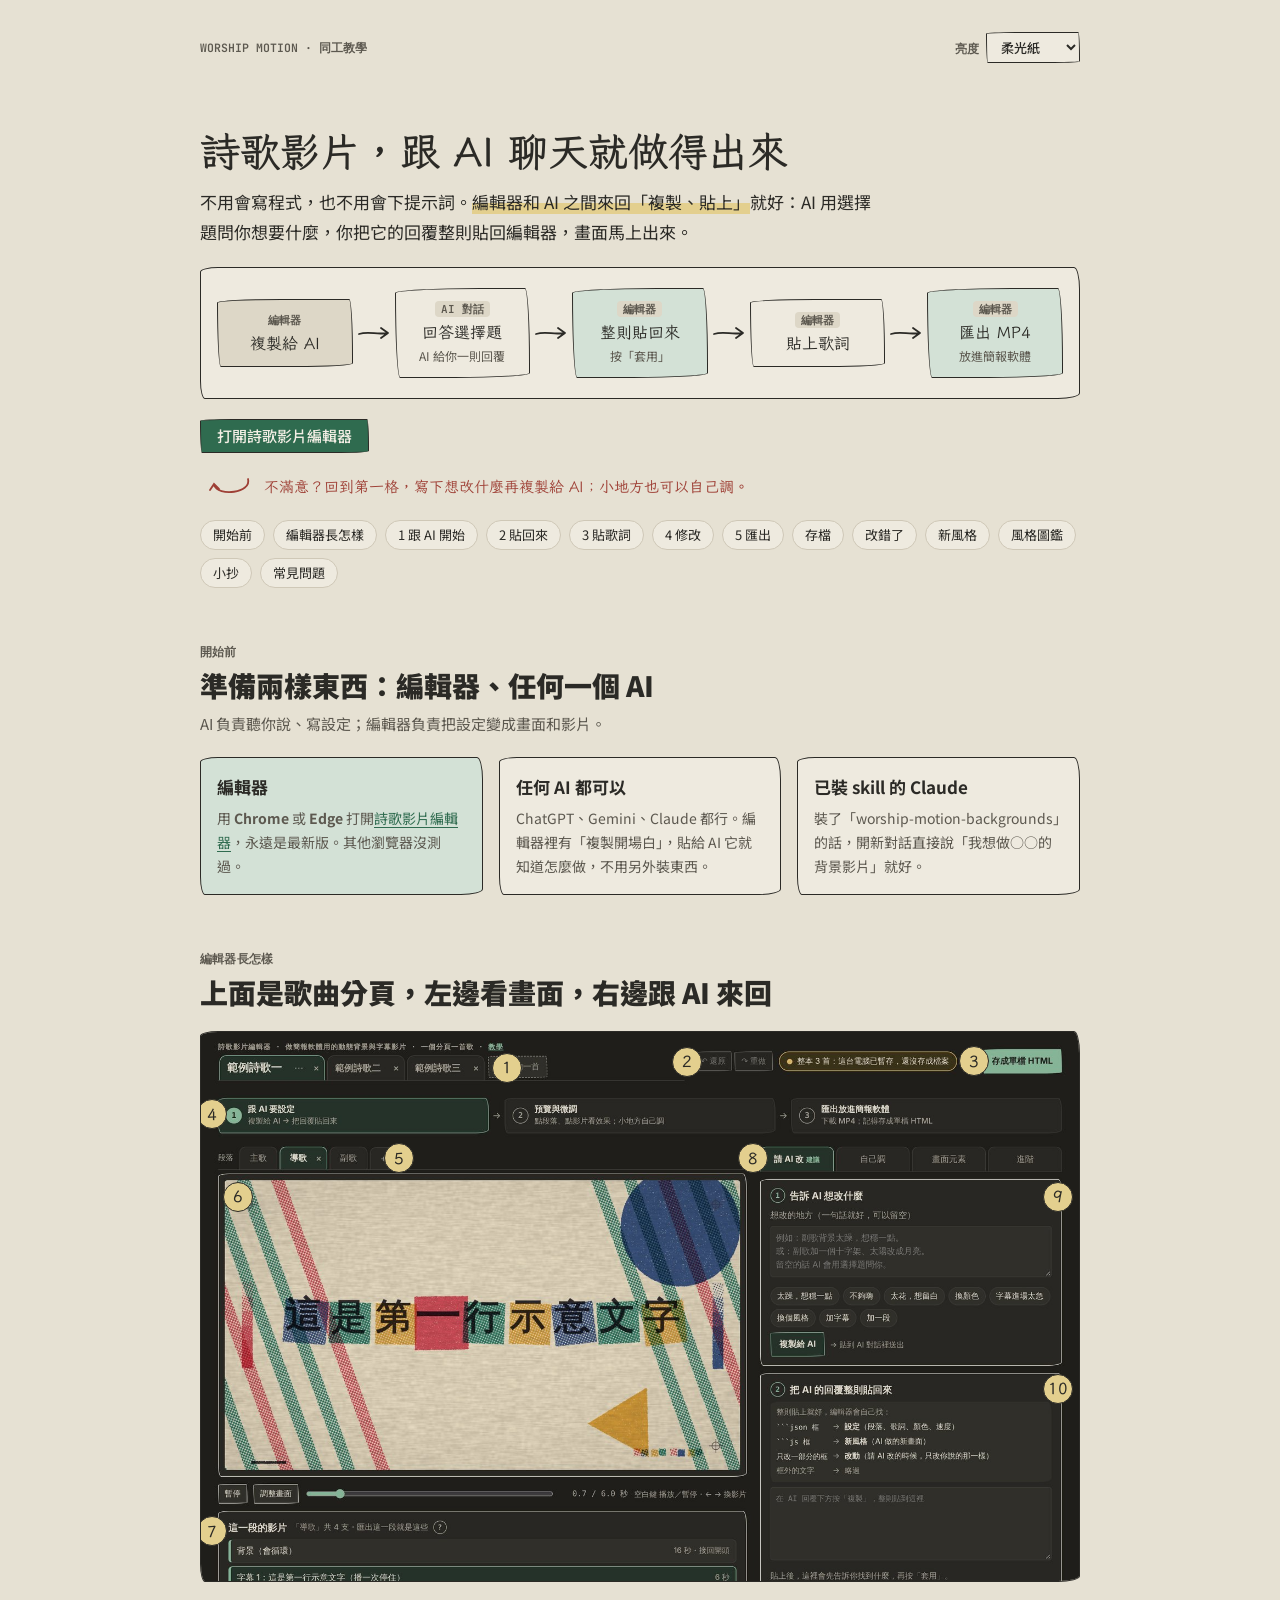
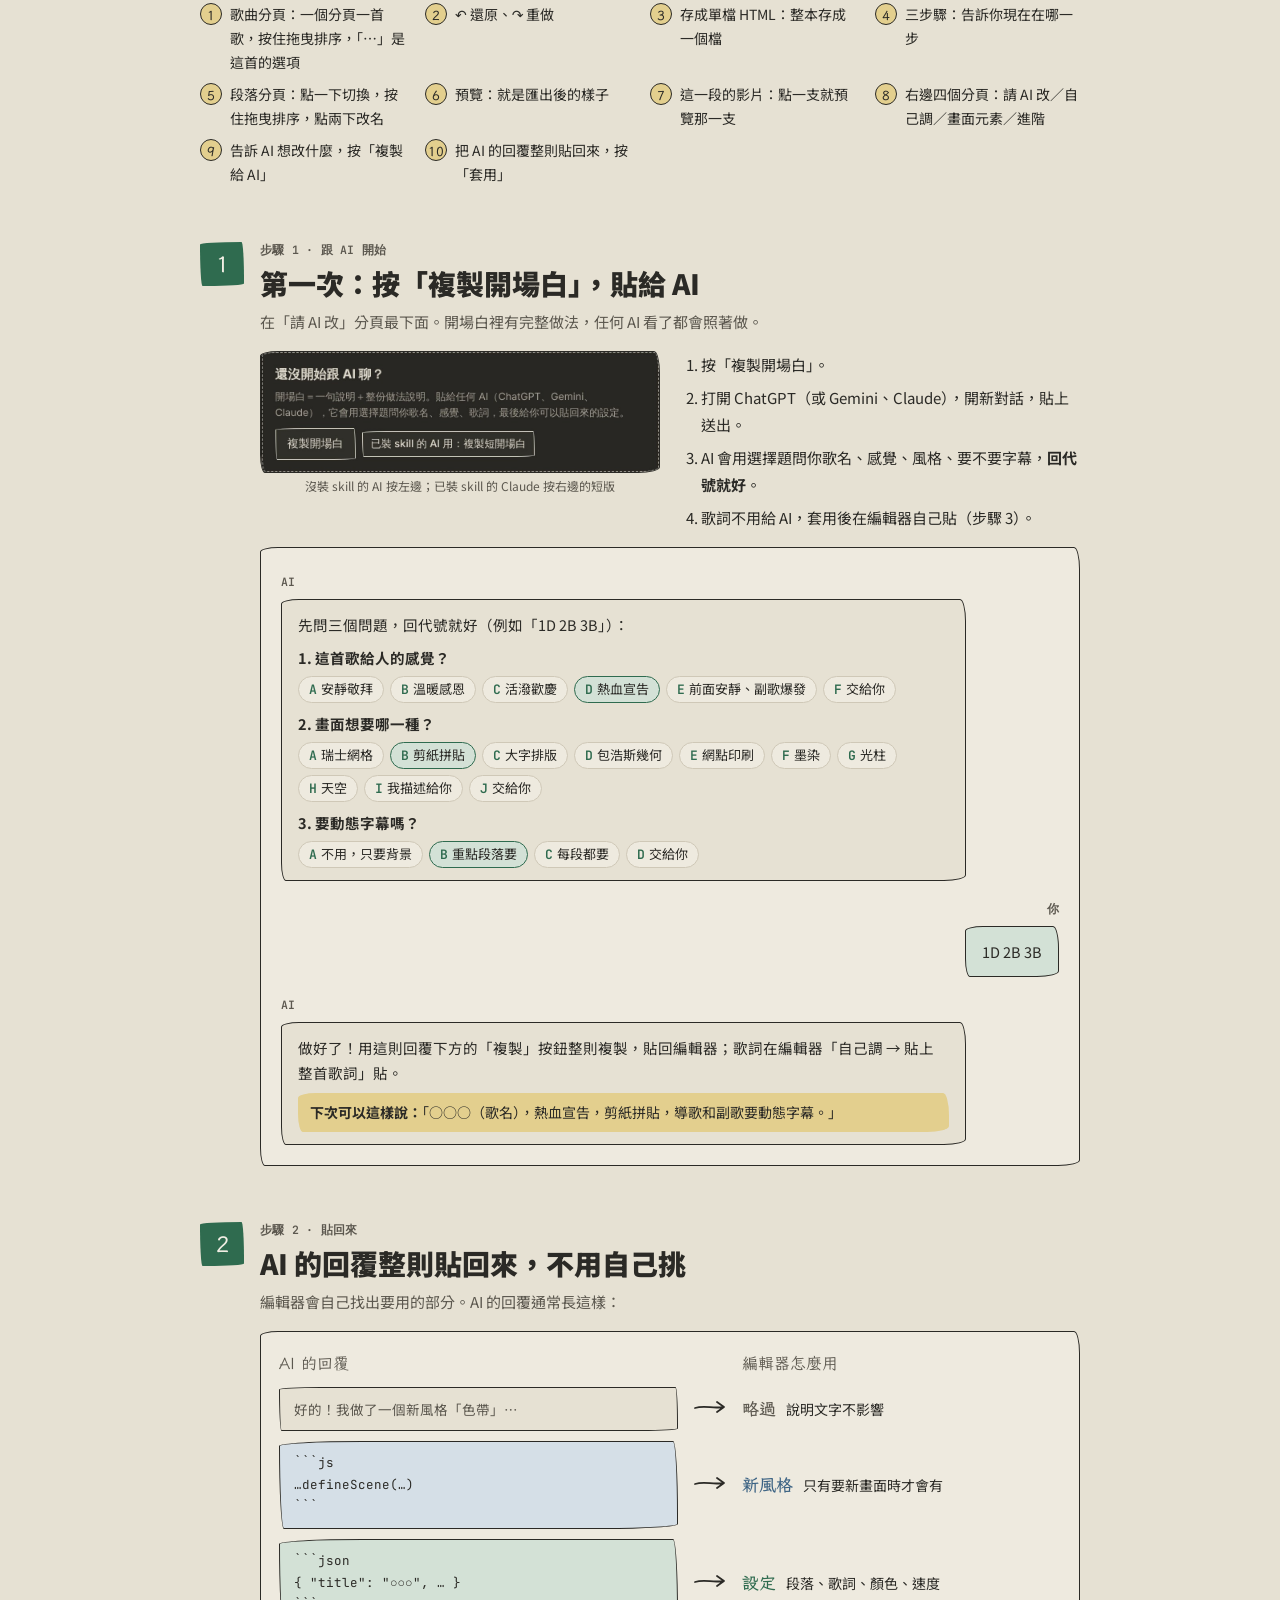
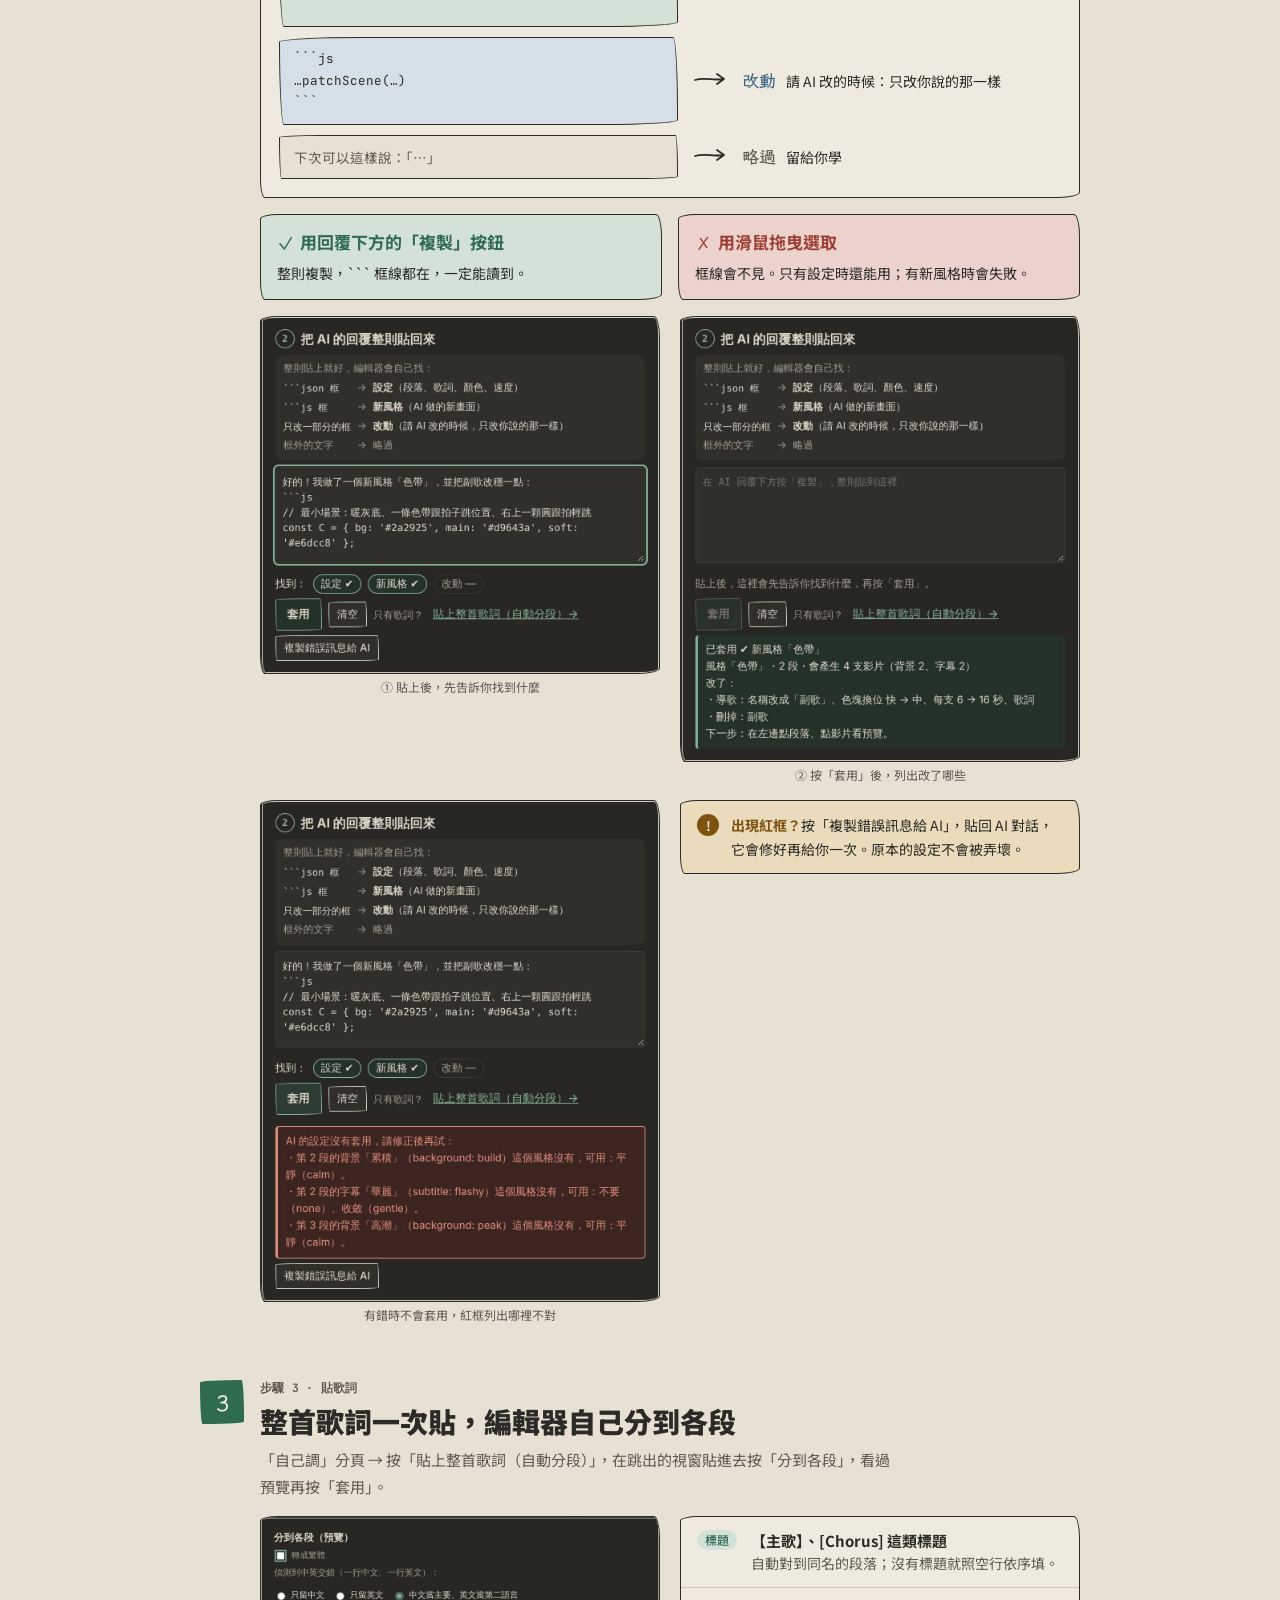
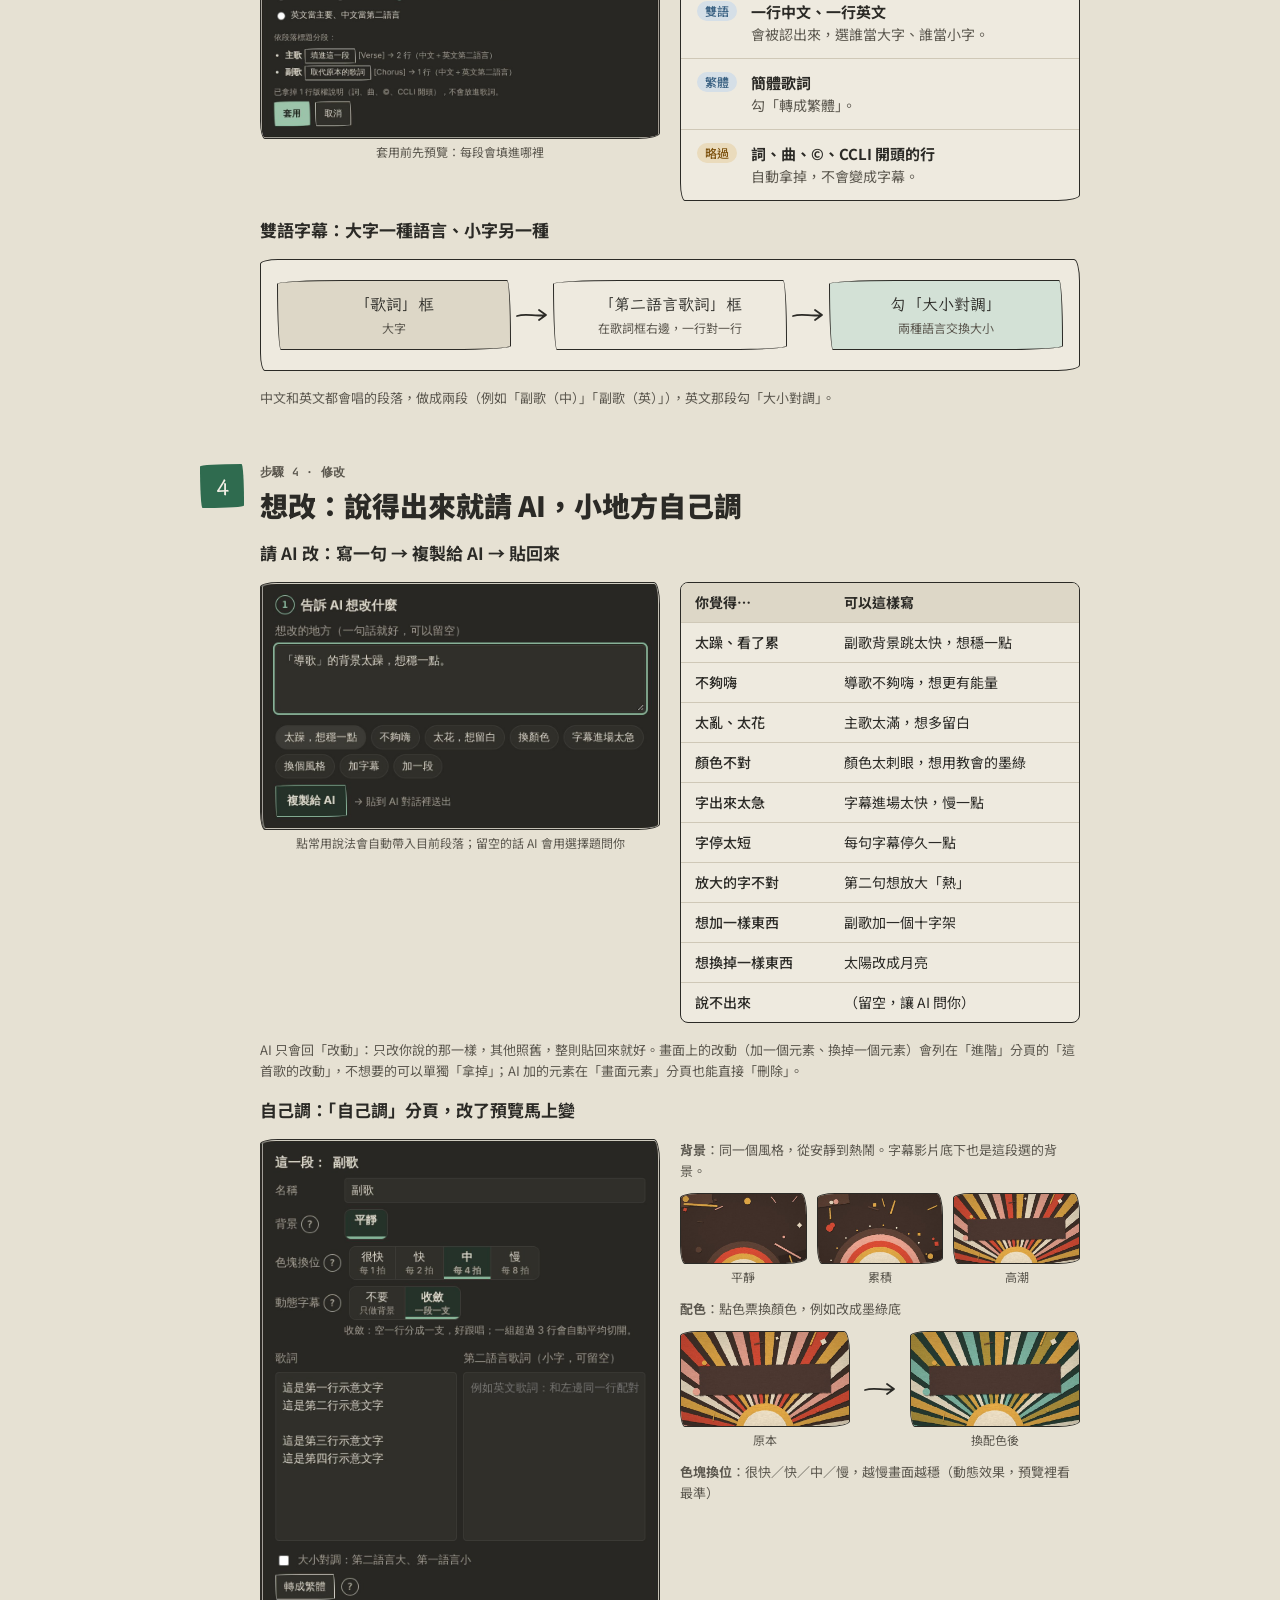
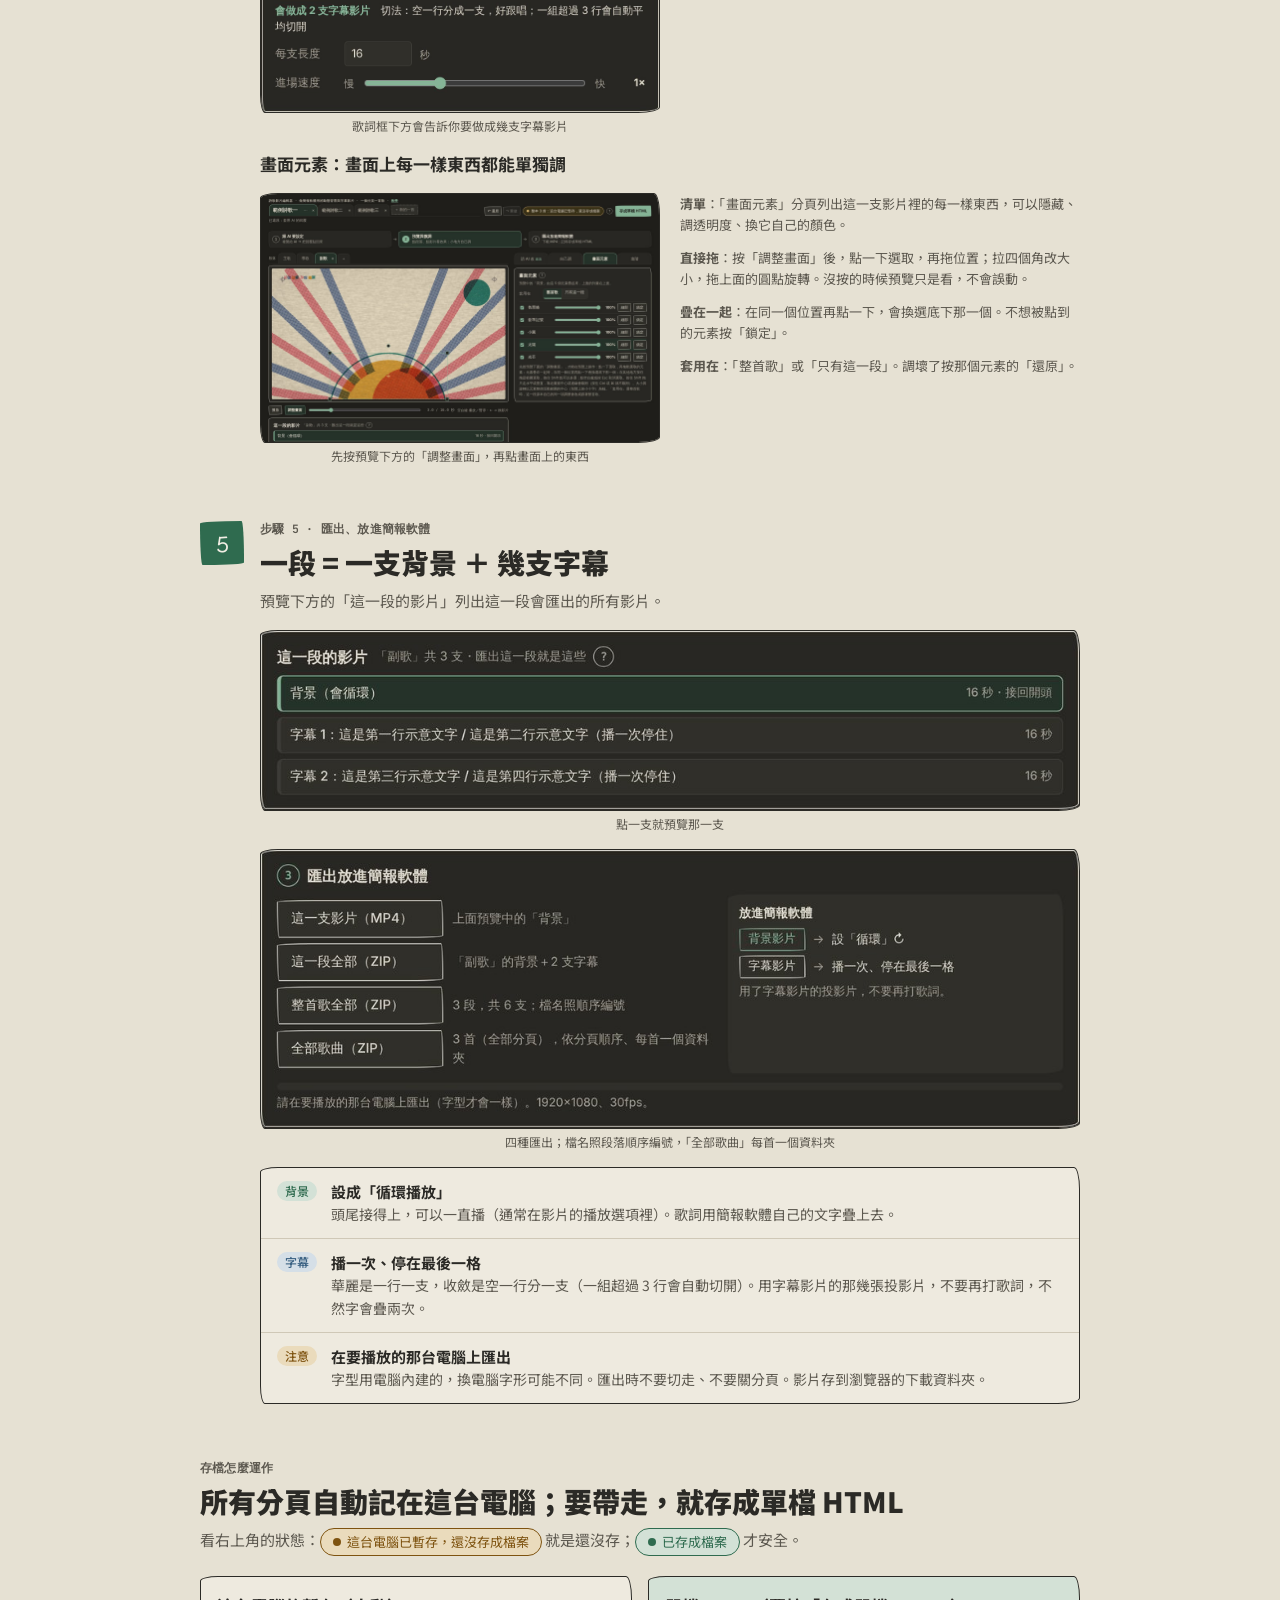
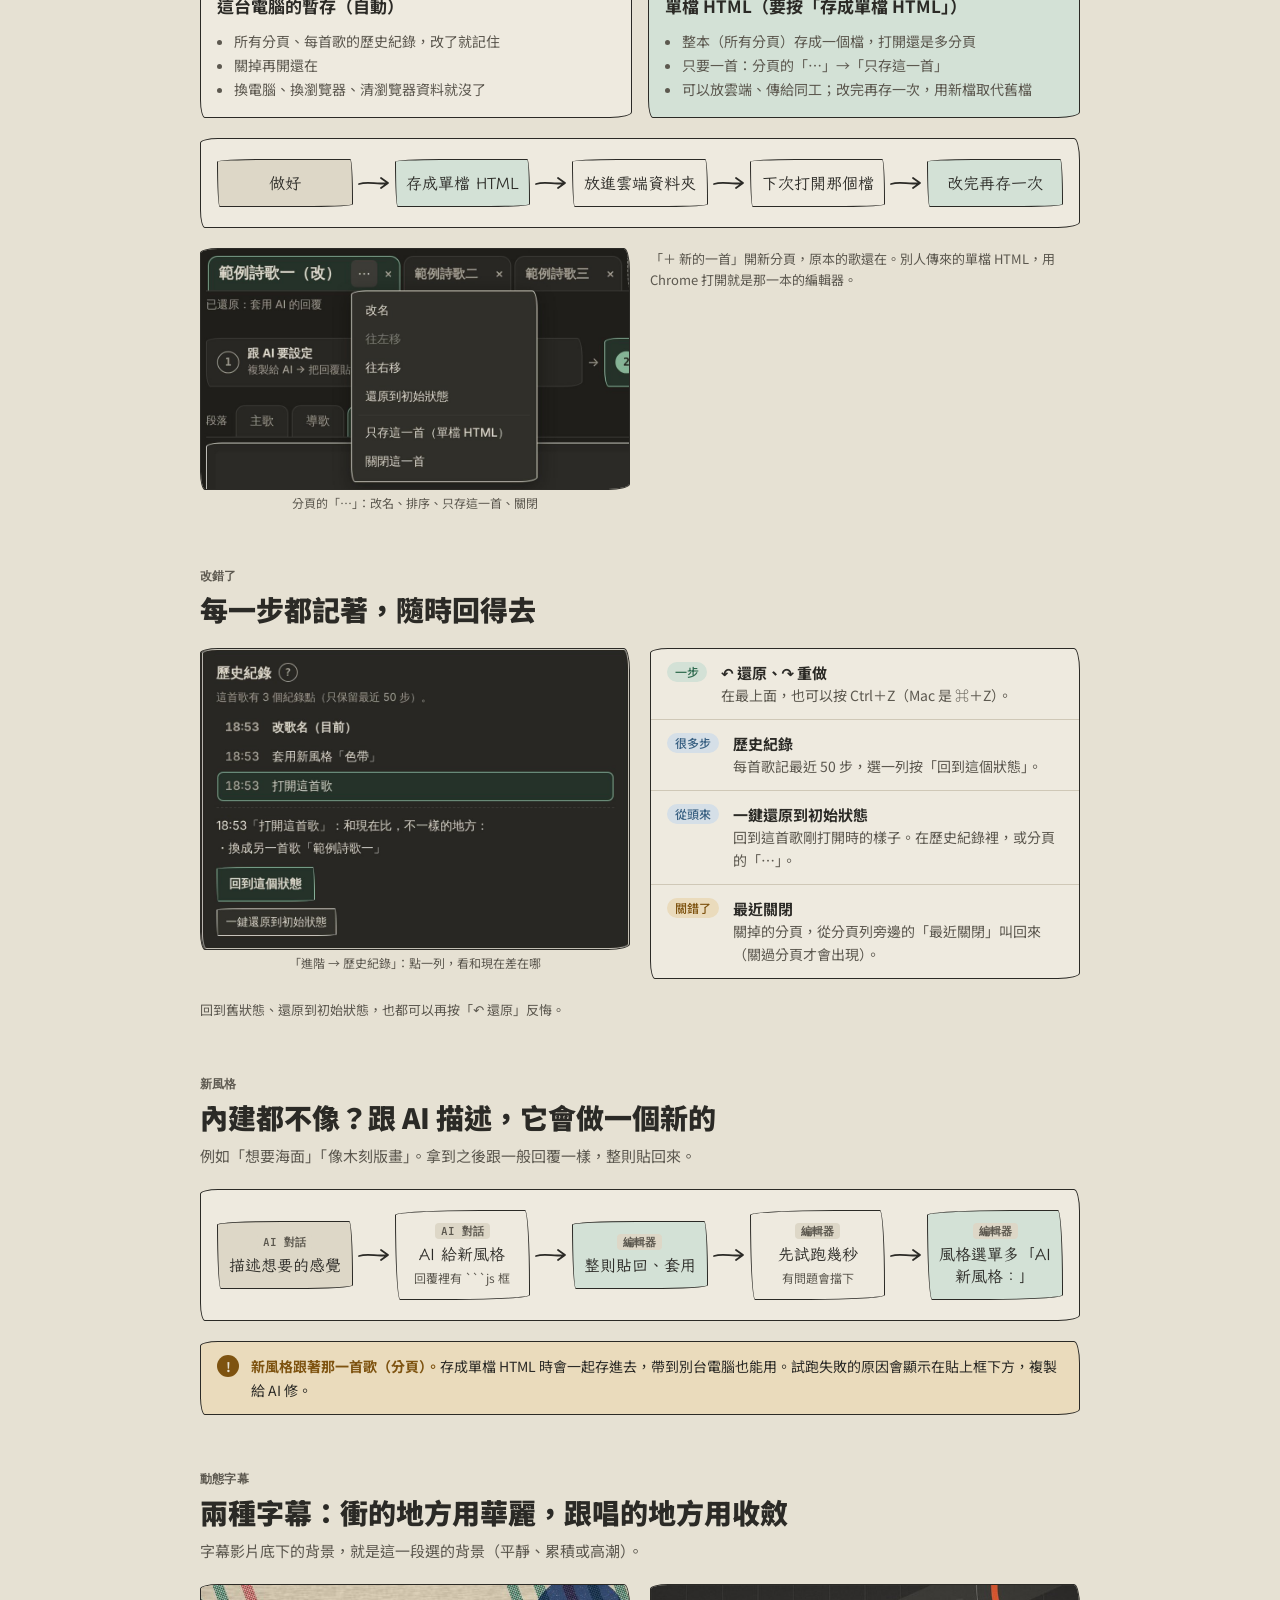
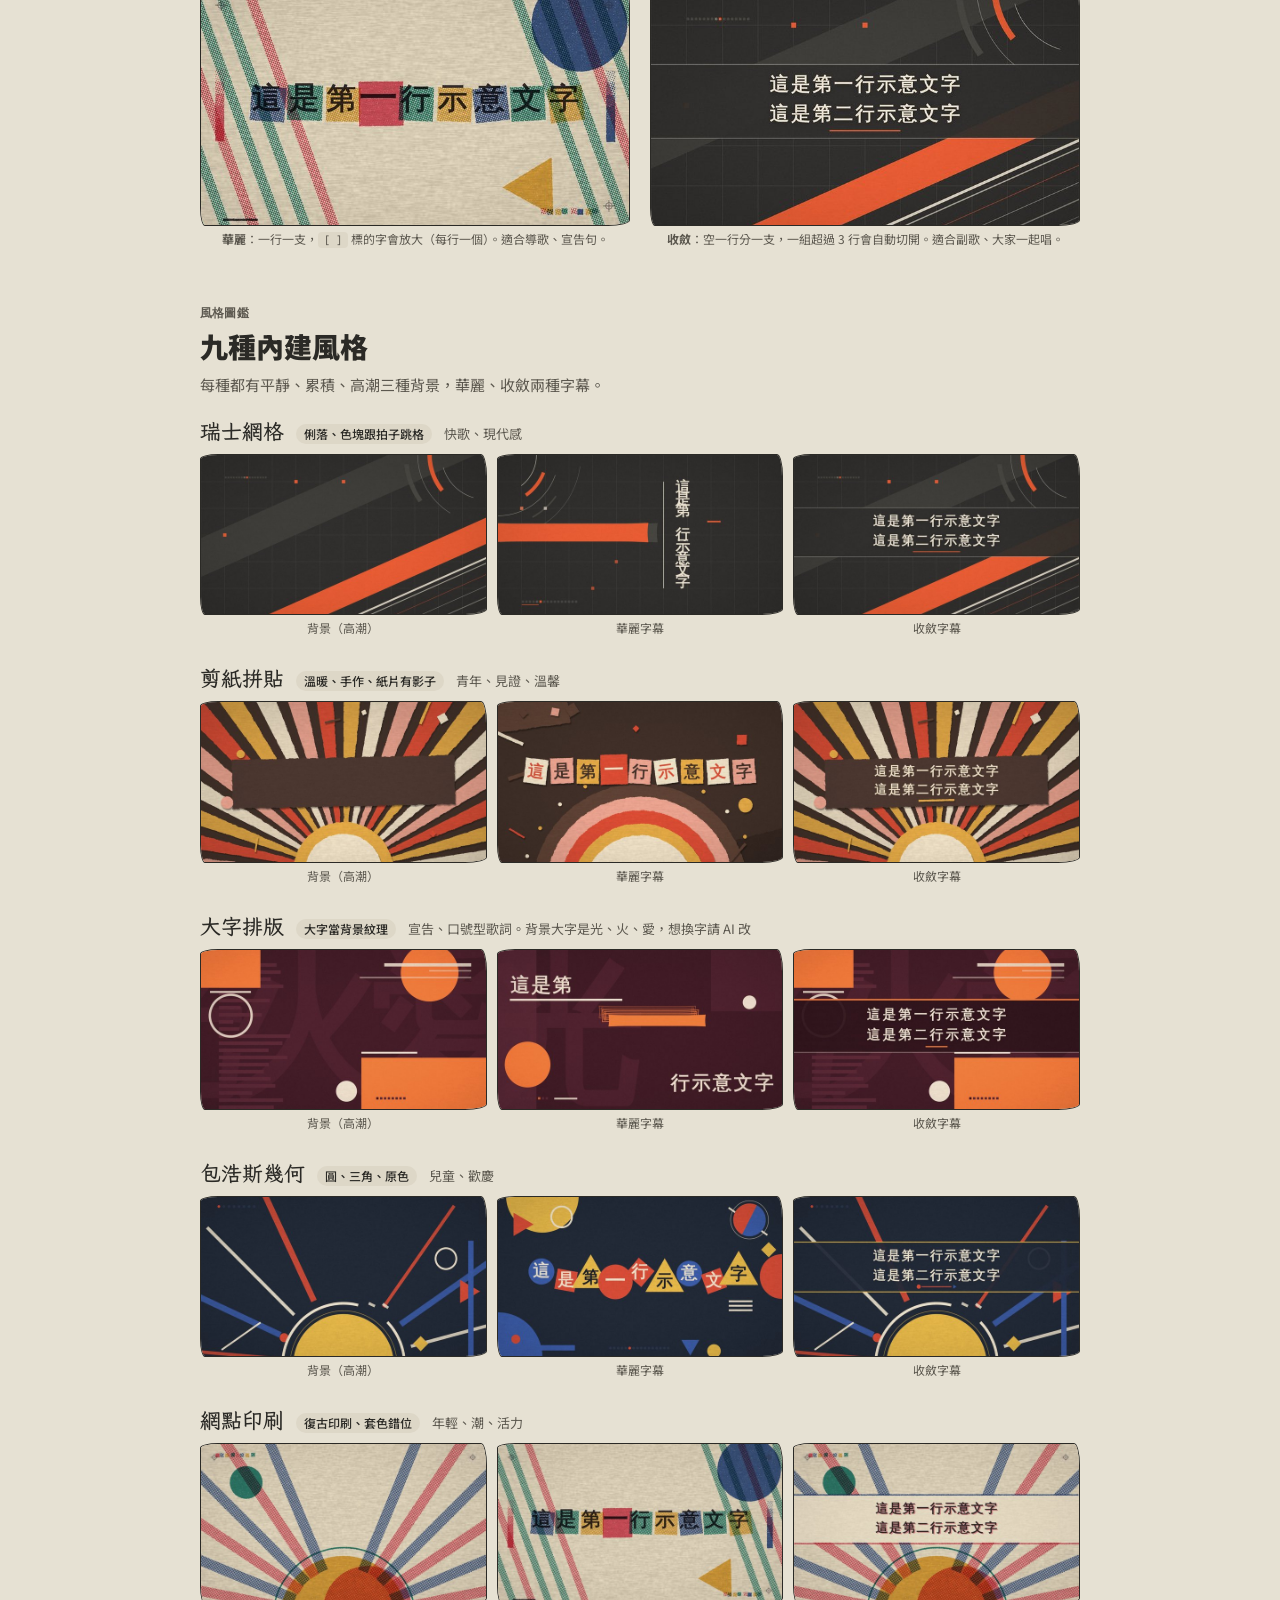
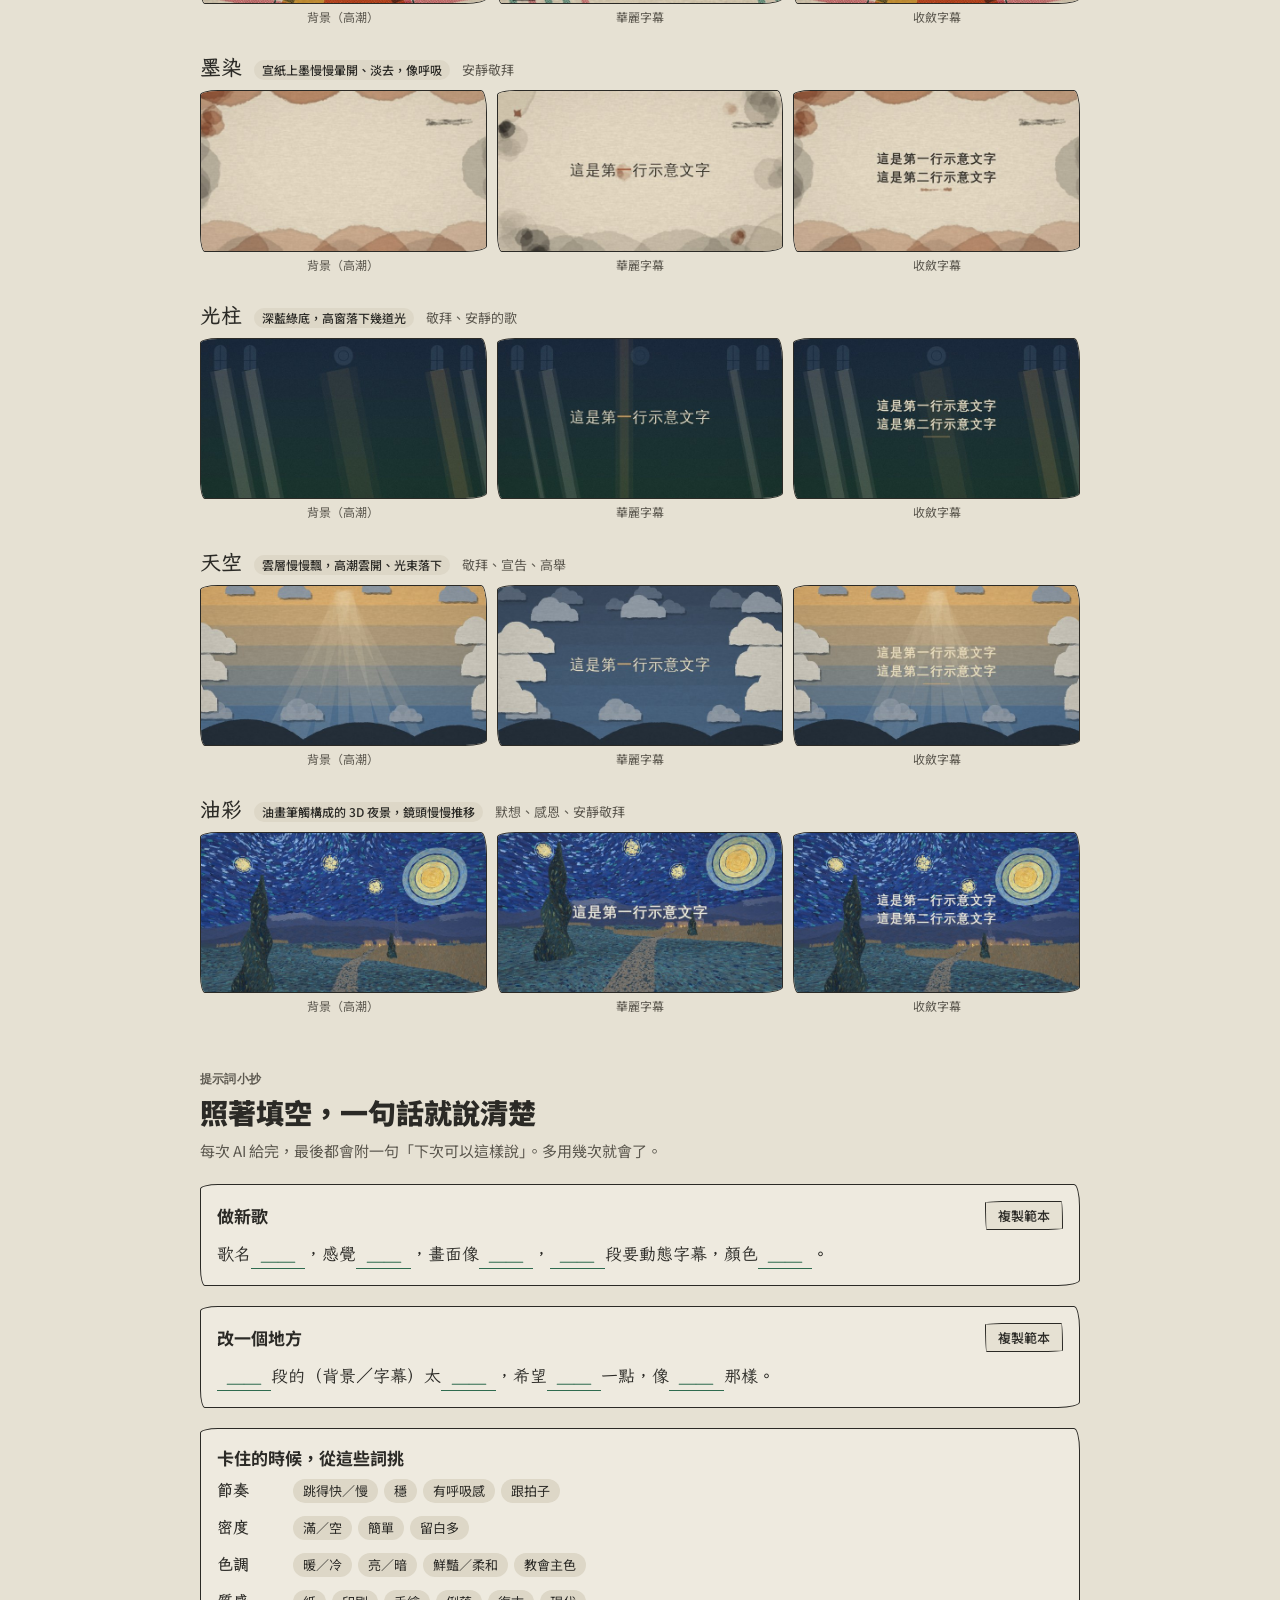
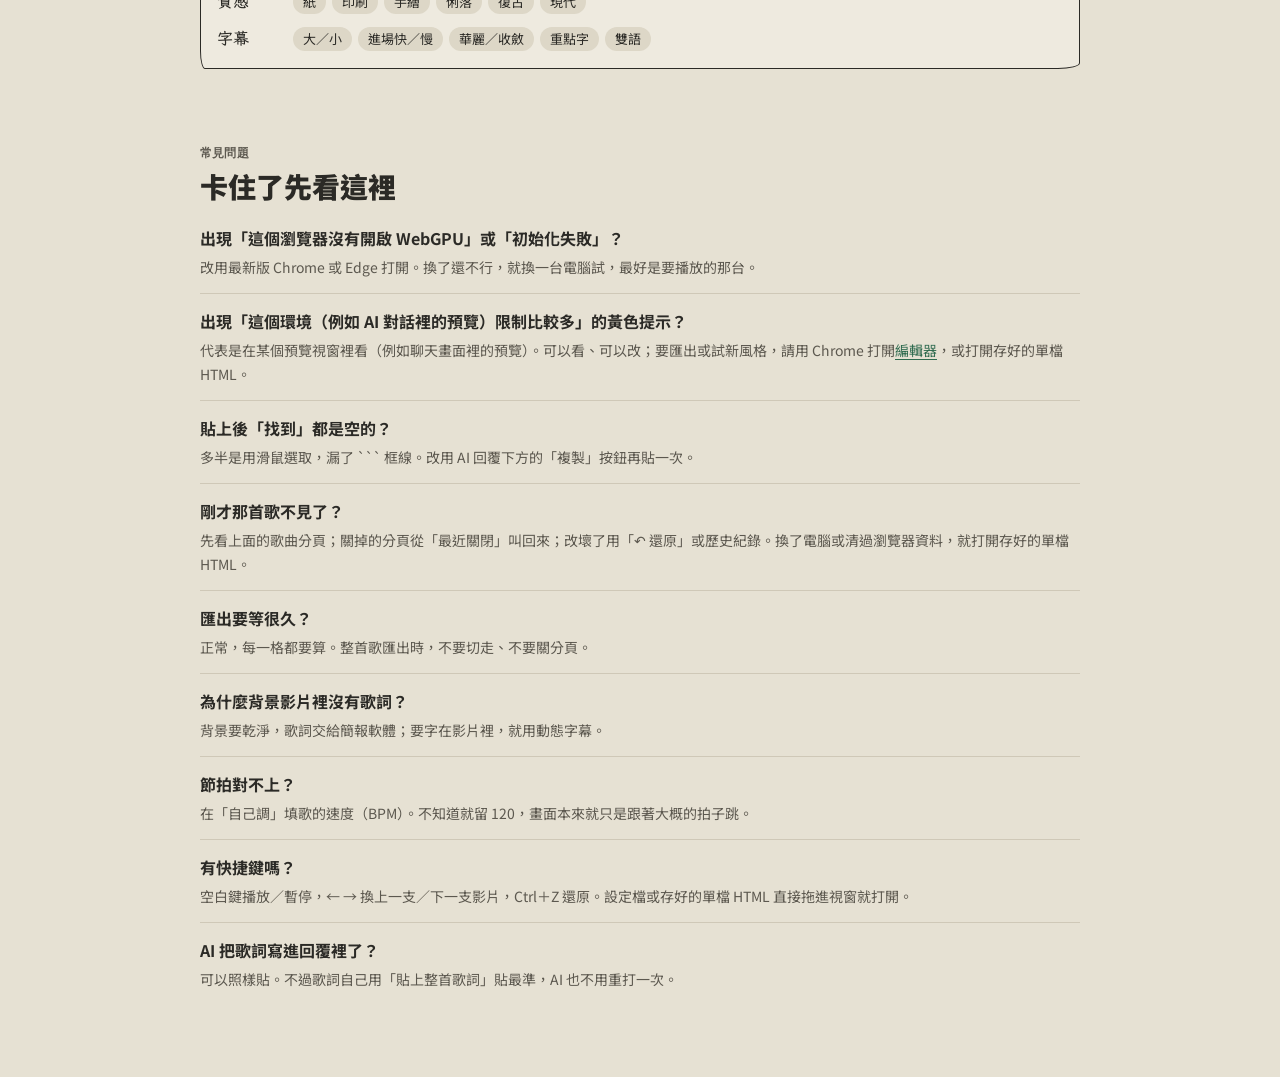
<file: guide/index.html>
<!DOCTYPE html>
<html lang="zh-Hant">
<head>
<meta charset="utf-8">
<meta name="viewport" content="width=device-width, initial-scale=1">
<title>詩歌影片教學</title>
<link rel="preconnect" href="https://fonts.googleapis.com">
<link rel="preconnect" href="https://fonts.gstatic.com" crossorigin>
<link href="https://fonts.googleapis.com/css2?family=Noto+Sans+TC:wght@400;500;700;900&family=LXGW+WenKai+TC:wght@400;700&family=JetBrains+Mono:wght@400;600&display=swap" rel="stylesheet">
<script>
  (function () {
    var t = null;
    try { t = localStorage.getItem('nz-theme'); } catch (e) {}
    if (!t) t = matchMedia('(prefers-color-scheme: dark)').matches ? 'night-ink' : 'soft-paper';
    document.documentElement.dataset.nzTheme = t;
  })();
</script>
<link rel="stylesheet" href="style.css">
</head>
<body>
<div class="wrap">

<div class="top">
  <span>WORSHIP MOTION · 同工教學</span>
  <label>亮度
    <select id="theme" aria-label="切換亮度">
      <option value="soft-paper">柔光紙</option>
      <option value="dusk">暮色</option>
      <option value="graphite">石墨</option>
      <option value="night-ink">夜讀暖墨</option>
      <option value="deep-forest">深林</option>
    </select>
  </label>
</div>

<!-- 總覽 -->
<header style="display:grid; gap:20px;">
  <div>
    <h1>詩歌影片，跟 AI 聊天就做得出來</h1>
    <p class="lead">不用會寫程式，也不用會下提示詞。<span class="mark">編輯器和 AI 之間來回「複製、貼上」</span>就好：AI 用選擇題問你想要什麼，你把它的回覆整則貼回編輯器，畫面馬上出來。</p>
  </div>
  <div class="flow wrap2" role="img" aria-label="流程：在編輯器複製給 AI，AI 問你並給回覆，整則貼回編輯器套用，貼上歌詞，匯出放進簡報軟體">
    <div class="node node-start"><span class="where">編輯器</span>複製給 AI</div>
    <svg class="arrow" viewBox="0 0 34 16" aria-hidden="true"><path d="M2 9 C 12 6, 20 10, 30 8 M 24 3 L 31 8 L 24 13"/></svg>
    <div class="node"><span class="where">AI 對話</span>回答選擇題<small>AI 給你一則回覆</small></div>
    <svg class="arrow" viewBox="0 0 34 16" aria-hidden="true"><path d="M2 9 C 12 6, 20 10, 30 8 M 24 3 L 31 8 L 24 13"/></svg>
    <div class="node node-key"><span class="where">編輯器</span>整則貼回來<small>按「套用」</small></div>
    <svg class="arrow" viewBox="0 0 34 16" aria-hidden="true"><path d="M2 9 C 12 6, 20 10, 30 8 M 24 3 L 31 8 L 24 13"/></svg>
    <div class="node"><span class="where">編輯器</span>貼上歌詞</div>
    <svg class="arrow" viewBox="0 0 34 16" aria-hidden="true"><path d="M2 9 C 12 6, 20 10, 30 8 M 24 3 L 31 8 L 24 13"/></svg>
    <div class="node node-end"><span class="where">編輯器</span>匯出 MP4<small>放進簡報軟體</small></div>
  </div>
  <p><a class="btnlike primary" style="text-decoration:none; font-size:15px; padding:6px 16px;" href="../">打開詩歌影片編輯器</a></p>
  <div class="loop"><svg viewBox="0 0 46 24" aria-hidden="true"><path d="M40 4 C 44 18, 10 22, 6 10 M 2 15 L 6 9 L 11 14"/></svg>不滿意？回到第一格，寫下想改什麼再複製給 AI；小地方也可以自己調。</div>
  <nav class="toc" aria-label="目錄">
    <a href="#prepare">開始前</a><a href="#tour">編輯器長怎樣</a><a href="#step1">1 跟 AI 開始</a><a href="#step2">2 貼回來</a><a href="#step3">3 貼歌詞</a><a href="#step4">4 修改</a><a href="#step5">5 匯出</a><a href="#saving">存檔</a><a href="#undo">改錯了</a><a href="#newstyle">新風格</a><a href="#styles">風格圖鑑</a><a href="#cheatsheet">小抄</a><a href="#faq">常見問題</a>
  </nav>
</header>

<!-- 準備 -->
<section id="prepare">
  <div class="sec-head">
    <span class="eyebrow">開始前</span>
    <h2>準備兩樣東西：編輯器、任何一個 AI</h2>
    <p>AI 負責聽你說、寫設定；編輯器負責把設定變成畫面和影片。</p>
  </div>
  <div class="cards">
    <div class="card card-key"><h3>編輯器</h3><p>用 <b>Chrome</b> 或 <b>Edge</b> 打開<a href="../">詩歌影片編輯器</a>，永遠是最新版。其他瀏覽器沒測過。</p></div>
    <div class="card"><h3>任何 AI 都可以</h3><p>ChatGPT、Gemini、Claude 都行。編輯器裡有「複製開場白」，貼給 AI 它就知道怎麼做，不用另外裝東西。</p></div>
    <div class="card"><h3>已裝 skill 的 Claude</h3><p>裝了「worship-motion-backgrounds」的話，開新對話直接說「我想做○○的背景影片」就好。</p></div>
  </div>
</section>

<!-- 編輯器導覽 -->
<section id="tour">
  <div class="sec-head">
    <span class="eyebrow">編輯器長怎樣</span>
    <h2>上面是歌曲分頁，左邊看畫面，右邊跟 AI 來回</h2>
  </div>
  <div class="shot">
    <img src="img/editor.jpg" alt="詩歌影片編輯器：最上面歌曲分頁、還原重做、存檔；左邊段落分頁、預覽、影片清單；右邊請 AI 改、自己調、畫面元素、進階四個分頁">
    <span class="pin" style="left:34.8%; top:6.5%;">1</span>
    <span class="pin" style="left:55.3%; top:5.4%;">2</span>
    <span class="pin" style="left:88.0%; top:5.3%;">3</span>
    <span class="pin" style="left:1.2%; top:15.0%;">4</span>
    <span class="pin" style="left:22.6%; top:23.0%;">5</span>
    <span class="pin" style="left:4.2%; top:30.0%;">6</span>
    <span class="pin" style="left:1.2%; top:91.0%;">7</span>
    <span class="pin" style="left:62.9%; top:23.0%;">8</span>
    <span class="pin" style="left:97.6%; top:30.0%;">9</span>
    <span class="pin" style="left:97.6%; top:65.0%;">10</span>
  </div>
  <div class="legend">
    <div><b>1</b><span>歌曲分頁：一個分頁一首歌，按住拖曳排序，「⋯」是這首的選項</span></div>
    <div><b>2</b><span>↶ 還原、↷ 重做</span></div>
    <div><b>3</b><span>存成單檔 HTML：整本存成一個檔</span></div>
    <div><b>4</b><span>三步驟：告訴你現在在哪一步</span></div>
    <div><b>5</b><span>段落分頁：點一下切換，按住拖曳排序，點兩下改名</span></div>
    <div><b>6</b><span>預覽：就是匯出後的樣子</span></div>
    <div><b>7</b><span>這一段的影片：點一支就預覽那一支</span></div>
    <div><b>8</b><span>右邊四個分頁：請 AI 改／自己調／畫面元素／進階</span></div>
    <div><b>9</b><span>告訴 AI 想改什麼，按「複製給 AI」</span></div>
    <div><b>10</b><span>把 AI 的回覆整則貼回來，按「套用」</span></div>
  </div>
</section>

<!-- 步驟 1 -->
<section id="step1">
  <div class="step">
    <div class="num" aria-hidden="true">1</div>
    <div class="step-body">
      <div class="sec-head">
        <span class="eyebrow">步驟 1 · 跟 AI 開始</span>
        <h2>第一次：按「複製開場白」，貼給 AI</h2>
        <p>在「請 AI 改」分頁最下面。開場白裡有完整做法，任何 AI 看了都會照著做。</p>
      </div>
      <div class="two">
        <figure class="plain"><img src="img/open.jpg" alt="編輯器的「還沒開始跟 AI 聊？」卡片，有複製開場白按鈕"><figcaption>沒裝 skill 的 AI 按左邊；已裝 skill 的 Claude 按右邊的短版</figcaption></figure>
        <ol class="plain">
          <li>按「複製開場白」。</li>
          <li>打開 ChatGPT（或 Gemini、Claude），開新對話，貼上送出。</li>
          <li>AI 會用選擇題問你歌名、感覺、風格、要不要字幕，<b>回代號就好</b>。</li>
          <li>歌詞不用給 AI，套用後在編輯器自己貼（步驟 3）。</li>
        </ol>
      </div>
      <div class="chat" aria-label="對話示範">
        <div class="msg ai"><span class="who">AI</span><div class="bubble">
          先問三個問題，回代號就好（例如「1D 2B 3B」）：
          <div class="q"><b>1. 這首歌給人的感覺？</b>
            <div class="opts"><span class="opt"><i>A</i>安靜敬拜</span><span class="opt"><i>B</i>溫暖感恩</span><span class="opt"><i>C</i>活潑歡慶</span><span class="opt pick"><i>D</i>熱血宣告</span><span class="opt"><i>E</i>前面安靜、副歌爆發</span><span class="opt"><i>F</i>交給你</span></div>
          </div>
          <div class="q"><b>2. 畫面想要哪一種？</b>
            <div class="opts"><span class="opt"><i>A</i>瑞士網格</span><span class="opt pick"><i>B</i>剪紙拼貼</span><span class="opt"><i>C</i>大字排版</span><span class="opt"><i>D</i>包浩斯幾何</span><span class="opt"><i>E</i>網點印刷</span><span class="opt"><i>F</i>墨染</span><span class="opt"><i>G</i>光柱</span><span class="opt"><i>H</i>天空</span><span class="opt"><i>I</i>我描述給你</span><span class="opt"><i>J</i>交給你</span></div>
          </div>
          <div class="q"><b>3. 要動態字幕嗎？</b>
            <div class="opts"><span class="opt"><i>A</i>不用，只要背景</span><span class="opt pick"><i>B</i>重點段落要</span><span class="opt"><i>C</i>每段都要</span><span class="opt"><i>D</i>交給你</span></div>
          </div>
        </div></div>
        <div class="msg me"><span class="who">你</span><div class="bubble">1D 2B 3B</div></div>
        <div class="msg ai"><span class="who">AI</span><div class="bubble">做好了！用這則回覆下方的「複製」按鈕整則複製，貼回編輯器；歌詞在編輯器「自己調 → 貼上整首歌詞」貼。
          <div class="tip"><b>下次可以這樣說：</b>「○○○（歌名），熱血宣告，剪紙拼貼，導歌和副歌要動態字幕。」</div>
        </div></div>
      </div>
    </div>
  </div>
</section>

<!-- 步驟 2 -->
<section id="step2">
  <div class="step">
    <div class="num" aria-hidden="true">2</div>
    <div class="step-body">
      <div class="sec-head">
        <span class="eyebrow">步驟 2 · 貼回來</span>
        <h2>AI 的回覆整則貼回來，不用自己挑</h2>
        <p>編輯器會自己找出要用的部分。AI 的回覆通常長這樣：</p>
      </div>
      <div class="anat" role="img" aria-label="AI 回覆的各部分：說明文字略過；js 程式碼框變成新風格；json 程式碼框變成設定；patchScene 程式碼框變成改動；下次可以這樣說略過">
        <span class="anat-head">AI 的回覆</span><span class="anat-head"></span><span class="anat-head">編輯器怎麼用</span>
        <div class="seg seg-text">好的！我做了一個新風格「色帶」…</div>
        <div class="to"><svg viewBox="0 0 34 16" aria-hidden="true"><path d="M2 9 C 12 6, 20 10, 30 8 M 24 3 L 31 8 L 24 13"/></svg></div>
        <div class="res res-skip"><b>略過</b><span>說明文字不影響</span></div>
        <div class="seg seg-js">```js<br>…defineScene(…)<br>```</div>
        <div class="to"><svg viewBox="0 0 34 16" aria-hidden="true"><path d="M2 9 C 12 6, 20 10, 30 8 M 24 3 L 31 8 L 24 13"/></svg></div>
        <div class="res res-js"><b>新風格</b><span>只有要新畫面時才會有</span></div>
        <div class="seg seg-json">```json<br>{ "title": "○○○", … }<br>```</div>
        <div class="to"><svg viewBox="0 0 34 16" aria-hidden="true"><path d="M2 9 C 12 6, 20 10, 30 8 M 24 3 L 31 8 L 24 13"/></svg></div>
        <div class="res res-json"><b>設定</b><span>段落、歌詞、顏色、速度</span></div>
        <div class="seg seg-js">```js<br>…patchScene(…)<br>```</div>
        <div class="to"><svg viewBox="0 0 34 16" aria-hidden="true"><path d="M2 9 C 12 6, 20 10, 30 8 M 24 3 L 31 8 L 24 13"/></svg></div>
        <div class="res res-js"><b>改動</b><span>請 AI 改的時候：只改你說的那一樣</span></div>
        <div class="seg seg-text">下次可以這樣說：「…」</div>
        <div class="to"><svg viewBox="0 0 34 16" aria-hidden="true"><path d="M2 9 C 12 6, 20 10, 30 8 M 24 3 L 31 8 L 24 13"/></svg></div>
        <div class="res res-skip"><b>略過</b><span>留給你學</span></div>
      </div>
      <div class="dodont">
        <div class="do"><h3><span class="mark-ok">✓</span>用回覆下方的「複製」按鈕</h3><span>整則複製，``` 框線都在，一定能讀到。</span></div>
        <div class="dont"><h3><span class="mark-no">✗</span>用滑鼠拖曳選取</h3><span>框線會不見。只有設定時還能用；有新風格時會失敗。</span></div>
      </div>
      <div class="two">
        <figure class="plain"><img src="img/paste_detect.jpg" alt="貼上後顯示「找到：」，後面列出設定、新風格、改動各有沒有找到"><figcaption>① 貼上後，先告訴你找到什麼</figcaption></figure>
        <figure class="plain"><img src="img/paste_applied.jpg" alt="按套用後列出改了哪些"><figcaption>② 按「套用」後，列出改了哪些</figcaption></figure>
      </div>
      <div class="two">
        <figure class="plain"><img src="img/paste_error.jpg" alt="有錯時，紅框列出哪一段哪一欄不對，下面有「複製錯誤訊息給 AI」"><figcaption>有錯時不會套用，紅框列出哪裡不對</figcaption></figure>
        <div class="callout"><span class="callout-icon">!</span><div><b>出現紅框？</b>按「複製錯誤訊息給 AI」，貼回 AI 對話，它會修好再給你一次。原本的設定不會被弄壞。</div></div>
      </div>
    </div>
  </div>
</section>

<!-- 步驟 3 -->
<section id="step3">
  <div class="step">
    <div class="num" aria-hidden="true">3</div>
    <div class="step-body">
      <div class="sec-head">
        <span class="eyebrow">步驟 3 · 貼歌詞</span>
        <h2>整首歌詞一次貼，編輯器自己分到各段</h2>
        <p>「自己調」分頁 → 按「貼上整首歌詞（自動分段）」，在跳出的視窗貼進去按「分到各段」，看過預覽再按「套用」。</p>
      </div>
      <div class="two">
        <figure class="plain"><img src="img/lyrics.jpg" alt="分到各段的預覽：轉成繁體、中英交錯怎麼放、每段填進哪裡、拿掉版權行"><figcaption>套用前先預覽：每段會填進哪裡</figcaption></figure>
        <div class="list">
          <div class="row"><span class="badge badge-ok">標題</span><div><b>【主歌】、[Chorus] 這類標題</b><span class="muted">自動對到同名的段落；沒有標題就照空行依序填。</span></div></div>
          <div class="row"><span class="badge badge-info">雙語</span><div><b>一行中文、一行英文</b><span class="muted">會被認出來，選誰當大字、誰當小字。</span></div></div>
          <div class="row"><span class="badge badge-info">繁體</span><div><b>簡體歌詞</b><span class="muted">勾「轉成繁體」。</span></div></div>
          <div class="row"><span class="badge badge-warn">略過</span><div><b>詞、曲、©、CCLI 開頭的行</b><span class="muted">自動拿掉，不會變成字幕。</span></div></div>
        </div>
      </div>
      <h3>雙語字幕：大字一種語言、小字另一種</h3>
      <div class="flow" role="img" aria-label="雙語：歌詞框放大字，第二語言歌詞放小字，勾大小對調就交換">
        <div class="node node-start">「歌詞」框<small>大字</small></div><svg class="arrow" viewBox="0 0 34 16" aria-hidden="true"><path d="M2 9 C 12 6, 20 10, 30 8 M 24 3 L 31 8 L 24 13"/></svg>
        <div class="node">「第二語言歌詞」框<small>在歌詞框右邊，一行對一行</small></div><svg class="arrow" viewBox="0 0 34 16" aria-hidden="true"><path d="M2 9 C 12 6, 20 10, 30 8 M 24 3 L 31 8 L 24 13"/></svg>
        <div class="node node-key">勾「大小對調」<small>兩種語言交換大小</small></div>
      </div>
      <p class="small muted">中文和英文都會唱的段落，做成兩段（例如「副歌（中）」「副歌（英）」），英文那段勾「大小對調」。</p>
    </div>
  </div>
</section>

<!-- 步驟 4 -->
<section id="step4">
  <div class="step">
    <div class="num" aria-hidden="true">4</div>
    <div class="step-body">
      <div class="sec-head">
        <span class="eyebrow">步驟 4 · 修改</span>
        <h2>想改：說得出來就請 AI，小地方自己調</h2>
      </div>
      <h3>請 AI 改：寫一句 → 複製給 AI → 貼回來</h3>
      <div class="two">
        <figure class="plain"><img src="img/ask.jpg" alt="「告訴 AI 想改什麼」卡片：輸入框、常用說法按鈕、複製給 AI"><figcaption>點常用說法會自動帶入目前段落；留空的話 AI 會用選擇題問你</figcaption></figure>
        <div class="tablebox">
          <table>
            <thead><tr><th>你覺得…</th><th>可以這樣寫</th></tr></thead>
            <tbody>
              <tr><td>太躁、看了累</td><td>副歌背景跳太快，想穩一點</td></tr>
              <tr><td>不夠嗨</td><td>導歌不夠嗨，想更有能量</td></tr>
              <tr><td>太亂、太花</td><td>主歌太滿，想多留白</td></tr>
              <tr><td>顏色不對</td><td>顏色太刺眼，想用教會的墨綠</td></tr>
              <tr><td>字出來太急</td><td>字幕進場太快，慢一點</td></tr>
              <tr><td>字停太短</td><td>每句字幕停久一點</td></tr>
              <tr><td>放大的字不對</td><td>第二句想放大「熱」</td></tr>
              <tr><td>想加一樣東西</td><td>副歌加一個十字架</td></tr>
              <tr><td>想換掉一樣東西</td><td>太陽改成月亮</td></tr>
              <tr><td>說不出來</td><td>（留空，讓 AI 問你）</td></tr>
            </tbody>
          </table>
        </div>
      </div>
      <p class="small muted">AI 只會回「改動」：只改你說的那一樣，其他照舊，整則貼回來就好。畫面上的改動（加一個元素、換掉一個元素）會列在「進階」分頁的「這首歌的改動」，不想要的可以單獨「拿掉」；AI 加的元素在「畫面元素」分頁也能直接「刪除」。</p>
      <h3>自己調：「自己調」分頁，改了預覽馬上變</h3>
      <div class="two">
        <figure class="plain"><img src="img/self_section.jpg" alt="「自己調」分頁的「這一段」：背景、色塊換位、動態字幕、歌詞、第二語言歌詞、每支長度、進場速度"><figcaption>歌詞框下方會告訴你要做成幾支字幕影片</figcaption></figure>
        <div style="display:grid; gap:12px;">
          <p class="small muted"><b>背景</b>：同一個風格，從安靜到熱鬧。字幕影片底下也是這段選的背景。</p>
          <div class="strip">
            <figure><img src="img/bg_calm.jpg" alt="平靜"><figcaption>平靜</figcaption></figure>
            <figure><img src="img/bg_build.jpg" alt="累積"><figcaption>累積</figcaption></figure>
            <figure><img src="img/bg_peak.jpg" alt="高潮"><figcaption>高潮</figcaption></figure>
          </div>
          <p class="small muted"><b>配色</b>：點色票換顏色，例如改成墨綠底</p>
          <div class="ba">
            <figure><img src="img/pal_before.jpg" alt="剪紙拼貼原本配色"><figcaption>原本</figcaption></figure>
            <div class="to"><svg viewBox="0 0 34 16" aria-hidden="true"><path d="M2 9 C 12 6, 20 10, 30 8 M 24 3 L 31 8 L 24 13"/></svg></div>
            <figure><img src="img/pal_after.jpg" alt="剪紙拼貼換成墨綠底"><figcaption>換配色後</figcaption></figure>
          </div>
          <p class="small muted"><b>色塊換位</b>：很快／快／中／慢，越慢畫面越穩（動態效果，預覽裡看最準）</p>
        </div>
      </div>
      <h3>畫面元素：畫面上每一樣東西都能單獨調</h3>
      <div class="two">
        <figure class="plain"><img src="img/elements.jpg" alt="按了「調整畫面」後，預覽上的太陽被選取框框住；右邊「畫面元素」分頁列出這支影片的每個元素"><figcaption>先按預覽下方的「調整畫面」，再點畫面上的東西</figcaption></figure>
        <div style="display:grid; gap:12px;">
          <p class="small muted"><b>清單</b>：「畫面元素」分頁列出這一支影片裡的每一樣東西，可以隱藏、調透明度、換它自己的顏色。</p>
          <p class="small muted"><b>直接拖</b>：按「調整畫面」後，點一下選取，再拖位置；拉四個角改大小，拖上面的圓點旋轉。沒按的時候預覽只是看，不會誤動。</p>
          <p class="small muted"><b>疊在一起</b>：在同一個位置再點一下，會換選底下那一個。不想被點到的元素按「鎖定」。</p>
          <p class="small muted"><b>套用在</b>：「整首歌」或「只有這一段」。調壞了按那個元素的「還原」。</p>
        </div>
      </div>
    </div>
  </div>
</section>

<!-- 步驟 5 -->
<section id="step5">
  <div class="step">
    <div class="num" aria-hidden="true">5</div>
    <div class="step-body">
      <div class="sec-head">
        <span class="eyebrow">步驟 5 · 匯出、放進簡報軟體</span>
        <h2>一段 = 一支背景 ＋ 幾支字幕</h2>
        <p>預覽下方的「這一段的影片」列出這一段會匯出的所有影片。</p>
      </div>
      <figure class="plain"><img src="img/clips.jpg" alt="這一段的影片：背景（會循環）、字幕 1、字幕 2…（播一次停住）"><figcaption>點一支就預覽那一支</figcaption></figure>
      <figure class="plain"><img src="img/export.jpg" alt="匯出區：這一支影片、這一段全部、整首歌全部、全部歌曲"><figcaption>四種匯出；檔名照段落順序編號，「全部歌曲」每首一個資料夾</figcaption></figure>
      <div class="list">
        <div class="row"><span class="badge badge-ok">背景</span><div><b>設成「循環播放」</b><span class="muted">頭尾接得上，可以一直播（通常在影片的播放選項裡）。歌詞用簡報軟體自己的文字疊上去。</span></div></div>
        <div class="row"><span class="badge badge-info">字幕</span><div><b>播一次、停在最後一格</b><span class="muted">華麗是一行一支，收斂是空一行分一支（一組超過 3 行會自動切開）。用字幕影片的那幾張投影片，不要再打歌詞，不然字會疊兩次。</span></div></div>
        <div class="row"><span class="badge badge-warn">注意</span><div><b>在要播放的那台電腦上匯出</b><span class="muted">字型用電腦內建的，換電腦字形可能不同。匯出時不要切走、不要關分頁。影片存到瀏覽器的下載資料夾。</span></div></div>
      </div>
    </div>
  </div>
</section>

<!-- 存檔 -->
<section id="saving">
  <div class="sec-head">
    <span class="eyebrow">存檔怎麼運作</span>
    <h2>所有分頁自動記在這台電腦；要帶走，就存成單檔 HTML</h2>
    <p>看右上角的狀態：<span class="chipstate chip-warn">這台電腦已暫存，還沒存成檔案</span> 就是還沒存；<span class="chipstate chip-ok">已存成檔案</span> 才安全。</p>
  </div>
  <div class="save">
    <div class="card"><h3>這台電腦的暫存（自動）</h3><ul><li>所有分頁、每首歌的歷史紀錄，改了就記住</li><li>關掉再開還在</li><li>換電腦、換瀏覽器、清瀏覽器資料就沒了</li></ul></div>
    <div class="card card-key"><h3>單檔 HTML（要按「存成單檔 HTML」）</h3><ul><li>整本（所有分頁）存成一個檔，打開還是多分頁</li><li>只要一首：分頁的「⋯」→「只存這一首」</li><li>可以放雲端、傳給同工；改完再存一次，用新檔取代舊檔</li></ul></div>
  </div>
  <div class="flow wrap2" role="img" aria-label="存檔流程：做好，存成單檔 HTML，放進雲端資料夾，下次打開那個檔案，改完再存一次">
    <div class="node node-start">做好</div><svg class="arrow" viewBox="0 0 34 16" aria-hidden="true"><path d="M2 9 C 12 6, 20 10, 30 8 M 24 3 L 31 8 L 24 13"/></svg>
    <div class="node node-key">存成單檔 HTML</div><svg class="arrow" viewBox="0 0 34 16" aria-hidden="true"><path d="M2 9 C 12 6, 20 10, 30 8 M 24 3 L 31 8 L 24 13"/></svg>
    <div class="node">放進雲端資料夾</div><svg class="arrow" viewBox="0 0 34 16" aria-hidden="true"><path d="M2 9 C 12 6, 20 10, 30 8 M 24 3 L 31 8 L 24 13"/></svg>
    <div class="node">下次打開那個檔</div><svg class="arrow" viewBox="0 0 34 16" aria-hidden="true"><path d="M2 9 C 12 6, 20 10, 30 8 M 24 3 L 31 8 L 24 13"/></svg>
    <div class="node node-end">改完再存一次</div>
  </div>
  <div class="two">
    <figure class="plain"><img src="img/songmenu.jpg" alt="分頁的「⋯」選單：改名、往左移、往右移、還原到初始狀態、只存這一首、關閉這一首"><figcaption>分頁的「⋯」：改名、排序、只存這一首、關閉</figcaption></figure>
    <p class="small muted">「＋ 新的一首」開新分頁，原本的歌還在。別人傳來的單檔 HTML，用 Chrome 打開就是那一本的編輯器。</p>
  </div>
</section>

<!-- 改錯了 -->
<section id="undo">
  <div class="sec-head">
    <span class="eyebrow">改錯了</span>
    <h2>每一步都記著，隨時回得去</h2>
  </div>
  <div class="two">
    <figure class="plain"><img src="img/history.jpg" alt="歷史紀錄：每一步一列，點一列看和現在差在哪裡，再按回到這個狀態；下方有一鍵還原到初始狀態"><figcaption>「進階 → 歷史紀錄」：點一列，看和現在差在哪</figcaption></figure>
    <div class="list">
      <div class="row"><span class="badge badge-ok">一步</span><div><b>↶ 還原、↷ 重做</b><span class="muted">在最上面，也可以按 Ctrl＋Z（Mac 是 ⌘＋Z）。</span></div></div>
      <div class="row"><span class="badge badge-info">很多步</span><div><b>歷史紀錄</b><span class="muted">每首歌記最近 50 步，選一列按「回到這個狀態」。</span></div></div>
      <div class="row"><span class="badge badge-info">從頭來</span><div><b>一鍵還原到初始狀態</b><span class="muted">回到這首歌剛打開時的樣子。在歷史紀錄裡，或分頁的「⋯」。</span></div></div>
      <div class="row"><span class="badge badge-warn">關錯了</span><div><b>最近關閉</b><span class="muted">關掉的分頁，從分頁列旁邊的「最近關閉」叫回來（關過分頁才會出現）。</span></div></div>
    </div>
  </div>
  <p class="small muted">回到舊狀態、還原到初始狀態，也都可以再按「↶ 還原」反悔。</p>
</section>

<!-- 新風格 -->
<section id="newstyle">
  <div class="sec-head">
    <span class="eyebrow">新風格</span>
    <h2>內建都不像？跟 AI 描述，它會做一個新的</h2>
    <p>例如「想要海面」「像木刻版畫」。拿到之後跟一般回覆一樣，整則貼回來。</p>
  </div>
  <div class="flow wrap2" role="img" aria-label="新風格流程：描述感覺，AI 給新風格，整則貼回套用，編輯器試跑，風格選單多一個「AI 新風格」">
    <div class="node node-start"><span class="where">AI 對話</span>描述想要的感覺</div><svg class="arrow" viewBox="0 0 34 16" aria-hidden="true"><path d="M2 9 C 12 6, 20 10, 30 8 M 24 3 L 31 8 L 24 13"/></svg>
    <div class="node"><span class="where">AI 對話</span>AI 給新風格<small>回覆裡有 ```js 框</small></div><svg class="arrow" viewBox="0 0 34 16" aria-hidden="true"><path d="M2 9 C 12 6, 20 10, 30 8 M 24 3 L 31 8 L 24 13"/></svg>
    <div class="node node-key"><span class="where">編輯器</span>整則貼回、套用</div><svg class="arrow" viewBox="0 0 34 16" aria-hidden="true"><path d="M2 9 C 12 6, 20 10, 30 8 M 24 3 L 31 8 L 24 13"/></svg>
    <div class="node"><span class="where">編輯器</span>先試跑幾秒<small>有問題會擋下</small></div><svg class="arrow" viewBox="0 0 34 16" aria-hidden="true"><path d="M2 9 C 12 6, 20 10, 30 8 M 24 3 L 31 8 L 24 13"/></svg>
    <div class="node node-end"><span class="where">編輯器</span>風格選單多「AI 新風格：」</div>
  </div>
  <div class="callout"><span class="callout-icon">!</span><div><b>新風格跟著那一首歌（分頁）。</b>存成單檔 HTML 時會一起存進去，帶到別台電腦也能用。試跑失敗的原因會顯示在貼上框下方，複製給 AI 修。</div></div>
</section>

<!-- 字幕兩種 -->
<section id="subtitles">
  <div class="sec-head">
    <span class="eyebrow">動態字幕</span>
    <h2>兩種字幕：衝的地方用華麗，跟唱的地方用收斂</h2>
    <p>字幕影片底下的背景，就是這一段選的背景（平靜、累積或高潮）。</p>
  </div>
  <div class="two">
    <figure><img src="img/riso_flashy.jpg" alt="華麗字幕：一行一支，關鍵字放大"><figcaption><b>華麗</b>：一行一支，<code>[ ]</code> 標的字會放大（每行一個）。適合導歌、宣告句。</figcaption></figure>
    <figure><img src="img/swiss_gentle.jpg" alt="收斂字幕：一次兩三行"><figcaption><b>收斂</b>：空一行分一支，一組超過 3 行會自動切開。適合副歌、大家一起唱。</figcaption></figure>
  </div>
</section>

<!-- 風格圖鑑 -->
<section id="styles">
  <div class="sec-head">
    <span class="eyebrow">風格圖鑑</span>
    <h2>九種內建風格</h2>
    <p>每種都有平靜、累積、高潮三種背景，華麗、收斂兩種字幕。</p>
  </div>
  <div class="styles">
    <div class="style"><div class="style-head"><h3>瑞士網格</h3><span class="badge">俐落、色塊跟拍子跳格</span><span class="small muted">快歌、現代感</span></div><div class="frames">
<figure><img src="img/swiss_peak.jpg" alt="瑞士網格高潮背景" loading="lazy"><figcaption>背景（高潮）</figcaption></figure>
<figure><img src="img/swiss_flashy.jpg" alt="瑞士網格華麗字幕" loading="lazy"><figcaption>華麗字幕</figcaption></figure>
<figure><img src="img/swiss_gentle.jpg" alt="瑞士網格收斂字幕" loading="lazy"><figcaption>收斂字幕</figcaption></figure></div></div><div class="style"><div class="style-head"><h3>剪紙拼貼</h3><span class="badge">溫暖、手作、紙片有影子</span><span class="small muted">青年、見證、溫馨</span></div><div class="frames">
<figure><img src="img/paper_peak.jpg" alt="剪紙拼貼高潮背景" loading="lazy"><figcaption>背景（高潮）</figcaption></figure>
<figure><img src="img/paper_flashy.jpg" alt="剪紙拼貼華麗字幕" loading="lazy"><figcaption>華麗字幕</figcaption></figure>
<figure><img src="img/paper_gentle.jpg" alt="剪紙拼貼收斂字幕" loading="lazy"><figcaption>收斂字幕</figcaption></figure></div></div><div class="style"><div class="style-head"><h3>大字排版</h3><span class="badge">大字當背景紋理</span><span class="small muted">宣告、口號型歌詞。背景大字是光、火、愛，想換字請 AI 改</span></div><div class="frames">
<figure><img src="img/type_peak.jpg" alt="大字排版高潮背景" loading="lazy"><figcaption>背景（高潮）</figcaption></figure>
<figure><img src="img/type_flashy.jpg" alt="大字排版華麗字幕" loading="lazy"><figcaption>華麗字幕</figcaption></figure>
<figure><img src="img/type_gentle.jpg" alt="大字排版收斂字幕" loading="lazy"><figcaption>收斂字幕</figcaption></figure></div></div><div class="style"><div class="style-head"><h3>包浩斯幾何</h3><span class="badge">圓、三角、原色</span><span class="small muted">兒童、歡慶</span></div><div class="frames">
<figure><img src="img/bauhaus_peak.jpg" alt="包浩斯幾何高潮背景" loading="lazy"><figcaption>背景（高潮）</figcaption></figure>
<figure><img src="img/bauhaus_flashy.jpg" alt="包浩斯幾何華麗字幕" loading="lazy"><figcaption>華麗字幕</figcaption></figure>
<figure><img src="img/bauhaus_gentle.jpg" alt="包浩斯幾何收斂字幕" loading="lazy"><figcaption>收斂字幕</figcaption></figure></div></div><div class="style"><div class="style-head"><h3>網點印刷</h3><span class="badge">復古印刷、套色錯位</span><span class="small muted">年輕、潮、活力</span></div><div class="frames">
<figure><img src="img/riso_peak.jpg" alt="網點印刷高潮背景" loading="lazy"><figcaption>背景（高潮）</figcaption></figure>
<figure><img src="img/riso_flashy.jpg" alt="網點印刷華麗字幕" loading="lazy"><figcaption>華麗字幕</figcaption></figure>
<figure><img src="img/riso_gentle.jpg" alt="網點印刷收斂字幕" loading="lazy"><figcaption>收斂字幕</figcaption></figure></div></div><div class="style"><div class="style-head"><h3>墨染</h3><span class="badge">宣紙上墨慢慢暈開、淡去，像呼吸</span><span class="small muted">安靜敬拜</span></div><div class="frames">
<figure><img src="img/ink_peak.jpg" alt="墨染高潮背景" loading="lazy"><figcaption>背景（高潮）</figcaption></figure>
<figure><img src="img/ink_flashy.jpg" alt="墨染華麗字幕" loading="lazy"><figcaption>華麗字幕</figcaption></figure>
<figure><img src="img/ink_gentle.jpg" alt="墨染收斂字幕" loading="lazy"><figcaption>收斂字幕</figcaption></figure></div></div><div class="style"><div class="style-head"><h3>光柱</h3><span class="badge">深藍綠底，高窗落下幾道光</span><span class="small muted">敬拜、安靜的歌</span></div><div class="frames">
<figure><img src="img/nave_peak.jpg" alt="光柱高潮背景" loading="lazy"><figcaption>背景（高潮）</figcaption></figure>
<figure><img src="img/nave_flashy.jpg" alt="光柱華麗字幕" loading="lazy"><figcaption>華麗字幕</figcaption></figure>
<figure><img src="img/nave_gentle.jpg" alt="光柱收斂字幕" loading="lazy"><figcaption>收斂字幕</figcaption></figure></div></div><div class="style"><div class="style-head"><h3>天空</h3><span class="badge">雲層慢慢飄，高潮雲開、光束落下</span><span class="small muted">敬拜、宣告、高舉</span></div><div class="frames">
<figure><img src="img/sky_peak.jpg" alt="天空高潮背景" loading="lazy"><figcaption>背景（高潮）</figcaption></figure>
<figure><img src="img/sky_flashy.jpg" alt="天空華麗字幕" loading="lazy"><figcaption>華麗字幕</figcaption></figure>
<figure><img src="img/sky_gentle.jpg" alt="天空收斂字幕" loading="lazy"><figcaption>收斂字幕</figcaption></figure></div></div><div class="style"><div class="style-head"><h3>油彩</h3><span class="badge">油畫筆觸構成的 3D 夜景，鏡頭慢慢推移</span><span class="small muted">默想、感恩、安靜敬拜</span></div><div class="frames">
<figure><img src="img/oil_peak.jpg" alt="油彩高潮背景" loading="lazy"><figcaption>背景（高潮）</figcaption></figure>
<figure><img src="img/oil_flashy.jpg" alt="油彩華麗字幕" loading="lazy"><figcaption>華麗字幕</figcaption></figure>
<figure><img src="img/oil_gentle.jpg" alt="油彩收斂字幕" loading="lazy"><figcaption>收斂字幕</figcaption></figure></div></div>
  </div>
</section>

<!-- 小抄 -->
<section id="cheatsheet">
  <div class="sec-head">
    <span class="eyebrow">提示詞小抄</span>
    <h2>照著填空，一句話就說清楚</h2>
    <p>每次 AI 給完，最後都會附一句「下次可以這樣說」。多用幾次就會了。</p>
  </div>
  <div class="tpl">
    <div class="tpl-top"><h3>做新歌</h3><button class="copy" type="button" data-copy="歌名＿＿，感覺＿＿，畫面像＿＿，＿＿段要動態字幕，顏色＿＿。">複製範本</button></div>
    <p class="tpl-text">歌名<span class="blank">＿＿</span>，感覺<span class="blank">＿＿</span>，畫面像<span class="blank">＿＿</span>，<span class="blank">＿＿</span>段要動態字幕，顏色<span class="blank">＿＿</span>。</p>
  </div>
  <div class="tpl">
    <div class="tpl-top"><h3>改一個地方</h3><button class="copy" type="button" data-copy="＿＿段的（背景／字幕）太＿＿，希望＿＿一點，像＿＿那樣。">複製範本</button></div>
    <p class="tpl-text"><span class="blank">＿＿</span>段的（背景／字幕）太<span class="blank">＿＿</span>，希望<span class="blank">＿＿</span>一點，像<span class="blank">＿＿</span>那樣。</p>
  </div>
  <div class="card">
    <h3>卡住的時候，從這些詞挑</h3>
    <div class="vocab">
      <div class="vrow"><b>節奏</b><div class="chips"><span class="chip">跳得快／慢</span><span class="chip">穩</span><span class="chip">有呼吸感</span><span class="chip">跟拍子</span></div></div>
      <div class="vrow"><b>密度</b><div class="chips"><span class="chip">滿／空</span><span class="chip">簡單</span><span class="chip">留白多</span></div></div>
      <div class="vrow"><b>色調</b><div class="chips"><span class="chip">暖／冷</span><span class="chip">亮／暗</span><span class="chip">鮮豔／柔和</span><span class="chip">教會主色</span></div></div>
      <div class="vrow"><b>質感</b><div class="chips"><span class="chip">紙</span><span class="chip">印刷</span><span class="chip">手繪</span><span class="chip">俐落</span><span class="chip">復古</span><span class="chip">現代</span></div></div>
      <div class="vrow"><b>字幕</b><div class="chips"><span class="chip">大／小</span><span class="chip">進場快／慢</span><span class="chip">華麗／收斂</span><span class="chip">重點字</span><span class="chip">雙語</span></div></div>
    </div>
  </div>
  <p class="small muted" id="copy-status" role="status"></p>
</section>

<!-- 常見問題 -->
<section id="faq">
  <div class="sec-head">
    <span class="eyebrow">常見問題</span>
    <h2>卡住了先看這裡</h2>
  </div>
  <div class="faq">
    <div class="qa"><h3>出現「這個瀏覽器沒有開啟 WebGPU」或「初始化失敗」？</h3><p>改用最新版 Chrome 或 Edge 打開。換了還不行，就換一台電腦試，最好是要播放的那台。</p></div>
    <div class="qa"><h3>出現「這個環境（例如 AI 對話裡的預覽）限制比較多」的黃色提示？</h3><p>代表是在某個預覽視窗裡看（例如聊天畫面裡的預覽）。可以看、可以改；要匯出或試新風格，請用 Chrome 打開<a href="../">編輯器</a>，或打開存好的單檔 HTML。</p></div>
    <div class="qa"><h3>貼上後「找到」都是空的？</h3><p>多半是用滑鼠選取，漏了 ``` 框線。改用 AI 回覆下方的「複製」按鈕再貼一次。</p></div>
    <div class="qa"><h3>剛才那首歌不見了？</h3><p>先看上面的歌曲分頁；關掉的分頁從「最近關閉」叫回來；改壞了用「↶ 還原」或歷史紀錄。換了電腦或清過瀏覽器資料，就打開存好的單檔 HTML。</p></div>
    <div class="qa"><h3>匯出要等很久？</h3><p>正常，每一格都要算。整首歌匯出時，不要切走、不要關分頁。</p></div>
    <div class="qa"><h3>為什麼背景影片裡沒有歌詞？</h3><p>背景要乾淨，歌詞交給簡報軟體；要字在影片裡，就用動態字幕。</p></div>
    <div class="qa"><h3>節拍對不上？</h3><p>在「自己調」填歌的速度（BPM）。不知道就留 120，畫面本來就只是跟著大概的拍子跳。</p></div>
    <div class="qa"><h3>有快捷鍵嗎？</h3><p>空白鍵播放／暫停，← → 換上一支／下一支影片，Ctrl＋Z 還原。設定檔或存好的單檔 HTML 直接拖進視窗就打開。</p></div>
    <div class="qa"><h3>AI 把歌詞寫進回覆裡了？</h3><p>可以照樣貼。不過歌詞自己用「貼上整首歌詞」貼最準，AI 也不用重打一次。</p></div>
  </div>
</section>

</div>
<script>
  (function () {
    var sel = document.getElementById('theme');
    sel.value = document.documentElement.dataset.nzTheme;
    sel.addEventListener('change', function () {
      document.documentElement.dataset.nzTheme = sel.value;
      try { localStorage.setItem('nz-theme', sel.value); } catch (e) {}
    });
    var status = document.getElementById('copy-status');
    var fail = function () { status.textContent = '這裡不能自動複製，請手動選取上面的範本文字。'; };
    document.querySelectorAll('.copy').forEach(function (b) {
      b.addEventListener('click', function () {
        try { navigator.clipboard.writeText(b.getAttribute('data-copy')).then(function () { status.textContent = '已複製範本，貼到 AI 對話後把空格填上。'; }, fail); } catch (e) { fail(); }
      });
    });
  })();
</script>
</body>
</html>
</file>
<file: guide/style.css>
/* 暖紙墨綠：低亮度暖紙底、墨綠重點、手繪歪框。版面：單欄閱讀，一節講一件事，圖先字後。 */
:root {
  --page: #e6e1d3; --surface: #eeeadf; --sunk: #ddd7c7; --ink: #2b2a26; --ink-muted: #5c584f; --line: #cfc8b7;
  --accent: #2f6b4f; --accent-soft: #d3e1d6; --on-accent: #f2eee4; --info: #3b6283; --info-soft: #d5dfe7;
  --warn: #7e5310; --warn-soft: #eadbbc; --bad: #9e3f35; --bad-soft: #ebd2cc; --code-bg: #dcd6c6; --code-ink: #2b2a26; --highlight: #e3cf8e;
  --font-sans: "Noto Sans TC", "PingFang TC", "Microsoft JhengHei", system-ui, sans-serif;
  --font-hand: "LXGW WenKai TC", "Noto Sans TC", "PingFang TC", serif;
  --font-mono: "JetBrains Mono", ui-monospace, SFMono-Regular, Menlo, monospace;
  --wobble-sm: 255px 15px 225px 15px/15px 225px 15px 255px;
  --wobble-lg: 18px 6px 22px 5px/5px 22px 6px 18px;
  --stroke-hand: 1.5px; --stroke-node: 1.8px;
  color-scheme: light;
}
:root[data-nz-theme="dusk"] { --page:#d3cdbe; --surface:#ddd8ca; --sunk:#c9c2b1; --ink:#24231f; --ink-muted:#4f4b43; --line:#bcb4a1; --accent:#265940; --accent-soft:#c3d3c5; --on-accent:#f2eee4; --info:#30557a; --info-soft:#c3cfd9; --warn:#6b480d; --warn-soft:#dcc9a4; --bad:#8a372e; --bad-soft:#dcc1ba; --code-bg:#c7c0ae; --code-ink:#24231f; --highlight:#d9c27a; }
:root[data-nz-theme="graphite"] { --page:#2a2c29; --surface:#323531; --sunk:#3a3d38; --ink:#e2e2da; --ink-muted:#aeb0a7; --line:#4a4d46; --accent:#8fbf9f; --accent-soft:#33453a; --on-accent:#1f211e; --info:#9db8d3; --info-soft:#344150; --warn:#e0b865; --warn-soft:#4a4128; --bad:#ec9785; --bad-soft:#4d312c; --code-bg:#242623; --code-ink:#e2e2da; --highlight:#5a4e2a; color-scheme: dark; }
:root[data-nz-theme="night-ink"] { --page:#1f1e1b; --surface:#282723; --sunk:#302f2a; --ink:#ddd7ca; --ink-muted:#a39d91; --line:#3d3b35; --accent:#86b497; --accent-soft:#253229; --on-accent:#1f1e1b; --info:#93afcb; --info-soft:#232c36; --warn:#d9ae62; --warn-soft:#3a3119; --bad:#e5907f; --bad-soft:#3d2622; --code-bg:#191815; --code-ink:#ddd7ca; --highlight:#4f4423; color-scheme: dark; }
:root[data-nz-theme="deep-forest"] { --page:#141a17; --surface:#1b2320; --sunk:#222c28; --ink:#d3dcd5; --ink-muted:#93a49b; --line:#2f3b36; --accent:#7cc29a; --accent-soft:#1e3329; --on-accent:#141a17; --info:#8fb3d1; --info-soft:#1c2a33; --warn:#e0b865; --warn-soft:#352d17; --bad:#eb9482; --bad-soft:#3a221e; --code-bg:#0f1411; --code-ink:#d3dcd5; --highlight:#46401f; color-scheme: dark; }

* { box-sizing: border-box; }
html { background: var(--page); }
body { margin: 0; font-family: var(--font-sans); font-size: 15px; line-height: 27px; background: var(--page); color: var(--ink); }
a { color: var(--accent); text-underline-offset: 3px; }
img { max-width: 100%; display: block; }
code { font-family: var(--font-mono); font-size: .86em; background: var(--sunk); padding: 1px 6px; border-radius: 4px; }
.wrap { max-width: 920px; margin: 0 auto; padding: 32px 20px 72px; display: grid; gap: 56px; }
.top { display: flex; justify-content: space-between; align-items: center; gap: 12px; font-family: var(--font-mono); font-size: 11.5px; font-weight: 600; color: var(--ink-muted); }
.top select { font: 500 13px var(--font-sans); color: var(--ink); background: var(--surface); border: var(--stroke-hand) solid var(--ink); border-radius: var(--wobble-sm); padding: 4px 10px; }
h1 { font-family: var(--font-hand); font-size: 40px; line-height: 48px; font-weight: 700; margin: 8px 0 12px; text-wrap: balance; }
h2 { font-size: 28px; line-height: 38px; font-weight: 900; margin: 0; text-wrap: balance; }
h3 { font-size: 17px; line-height: 26px; font-weight: 700; margin: 0; }
p { margin: 0; }
.lead { font-size: 17px; line-height: 30px; max-width: 40em; }
.muted { color: var(--ink-muted); }
.small { font-size: 13px; line-height: 21px; }
.mark { background: linear-gradient(transparent 55%, var(--highlight) 55%); }
.eyebrow { font-family: var(--font-mono); font-size: 11.5px; line-height: 16px; font-weight: 600; color: var(--ink-muted); letter-spacing: .02em; }
section { display: grid; gap: 20px; }
.sec-head { display: grid; gap: 6px; }
.sec-head p { color: var(--ink-muted); max-width: 42em; }

/* 手繪流程 */
.flow { display: flex; align-items: center; gap: 4px; padding: 20px 16px; background: var(--surface); border: var(--stroke-hand) solid var(--ink); border-radius: var(--wobble-lg); flex-wrap: wrap; }
.node { flex: 1 1 120px; min-width: 110px; text-align: center; padding: 12px 8px; font-family: var(--font-hand); font-size: 16px; line-height: 22px; background: var(--surface); border: var(--stroke-node) solid var(--ink); border-radius: var(--wobble-sm); }
.node small { display: block; font-family: var(--font-sans); font-size: 12px; line-height: 18px; color: var(--ink-muted); margin-top: 4px; }
.node-start { background: var(--sunk); }
.node-key { background: var(--accent-soft); }
.node-end { background: var(--ok-soft, var(--accent-soft)); }
.arrow { flex: none; width: 34px; height: 16px; fill: none; stroke: var(--ink); stroke-width: 1.8; stroke-linecap: round; stroke-linejoin: round; }
.loop { display: flex; align-items: center; gap: 10px; font-family: var(--font-hand); font-size: 15px; color: var(--bad); padding: 0 8px; }
.loop svg { width: 46px; height: 24px; fill: none; stroke: var(--bad); stroke-width: 1.8; stroke-linecap: round; }

/* 卡片 */
.cards { display: grid; grid-template-columns: repeat(auto-fit, minmax(190px, 1fr)); gap: 16px; }
.card { background: var(--surface); border: var(--stroke-hand) solid var(--ink); border-radius: var(--wobble-lg); padding: 16px; display: grid; gap: 6px; align-content: start; }
.card p { font-size: 14px; line-height: 24px; color: var(--ink-muted); }
.card-key { background: var(--accent-soft); }
.badge { display: inline-block; font-size: 12px; line-height: 20px; font-weight: 500; padding: 0 8px; border-radius: 999px; background: var(--sunk); color: var(--ink); white-space: nowrap; }
.badge-ok { background: var(--accent-soft); color: var(--accent); }
.badge-warn { background: var(--warn-soft); color: var(--warn); }
.badge-info { background: var(--info-soft); color: var(--info); }

.callout { display: flex; gap: 12px; align-items: flex-start; padding: 12px 16px; background: var(--warn-soft); border: var(--stroke-hand) solid var(--ink); border-radius: var(--wobble-lg); font-size: 14px; line-height: 24px; }
.callout b { color: var(--warn); }
.callout-icon { flex: none; width: 22px; height: 22px; margin-top: 1px; border-radius: 999px; background: var(--warn); color: var(--page); display: grid; place-items: center; font-weight: 700; font-size: 13px; line-height: 1; }
.callout-info { background: var(--info-soft); } .callout-info .callout-icon { background: var(--info); } .callout-info b { color: var(--info); }

.note { display: inline-block; max-width: 250px; padding: 12px 16px; background: var(--highlight); color: var(--ink); font-family: var(--font-hand); font-size: 15px; line-height: 22px; border: var(--stroke-hand) solid var(--ink); border-radius: var(--wobble-lg); transform: rotate(-2deg); }

/* 對話示範 */
.chat { display: grid; gap: 14px; background: var(--surface); border: var(--stroke-hand) solid var(--ink); border-radius: var(--wobble-lg); padding: 20px; }
.msg { display: grid; gap: 4px; max-width: 88%; min-width: 0; }
.bubble { min-width: 0; }
.msg .who { font-family: var(--font-mono); font-size: 11.5px; font-weight: 600; color: var(--ink-muted); }
.bubble { padding: 12px 16px; border: var(--stroke-hand) solid var(--ink); border-radius: var(--wobble-lg); font-size: 14.5px; line-height: 25px; }
.me { justify-self: end; } .me .who { text-align: right; }
.me .bubble { background: var(--accent-soft); }
.ai .bubble { background: var(--page); }
.q { margin-top: 8px; display: grid; gap: 6px; }
.q b { font-weight: 700; }
.opts { display: flex; flex-wrap: wrap; gap: 6px; }
.opt { font-size: 13px; line-height: 20px; padding: 2px 10px; border: 1.2px solid var(--line); border-radius: 999px; background: var(--surface); }
.opt i { font-style: normal; font-family: var(--font-mono); font-weight: 600; color: var(--accent); margin-right: 4px; }
.opt.pick { border-color: var(--accent); background: var(--accent-soft); }
pre.code { max-width: 100%; margin: 8px 0 0; background: var(--code-bg); color: var(--code-ink); font-family: var(--font-mono); font-size: 12.5px; line-height: 20px; padding: 10px 14px; border-radius: 4px; overflow-x: auto; }
.tip { margin-top: 8px; padding: 8px 12px; border-left: 0; background: var(--highlight); border-radius: var(--wobble-lg); font-size: 14px; line-height: 23px; }

/* 步驟 */
.step { display: grid; grid-template-columns: 44px 1fr; gap: 16px; align-items: start; }
.num { width: 44px; height: 44px; display: grid; place-items: center; font-family: var(--font-hand); font-size: 22px; font-weight: 700; background: var(--accent); color: var(--on-accent); border-radius: var(--wobble-sm); }
.step-body { display: grid; gap: 16px; min-width: 0; }
ol.plain { margin: 0; padding-left: 1.4em; display: grid; gap: 6px; }
.btnlike { display: inline-block; font-size: 13px; line-height: 20px; font-weight: 500; padding: 1px 10px; border: var(--stroke-hand) solid var(--ink); border-radius: var(--wobble-sm); background: var(--surface); white-space: nowrap; }
.btnlike.primary { background: var(--accent); color: var(--on-accent); }

.shot { position: relative; border: var(--stroke-hand) solid var(--ink); border-radius: var(--wobble-lg); overflow: hidden; background: var(--sunk); }
.pin { position: absolute; width: 30px; height: 30px; display: grid; place-items: center; border-radius: 999px; background: var(--highlight); color: #2b2a26; border: 1.8px solid #2b2a26; font-family: var(--font-hand); font-weight: 700; font-size: 16px; transform: translate(-50%, -50%); }
.legend { display: grid; grid-template-columns: repeat(auto-fit, minmax(200px, 1fr)); gap: 8px 20px; font-size: 14px; line-height: 24px; }
.legend div { display: flex; gap: 8px; align-items: baseline; }
.legend b { font-family: var(--font-hand); flex: none; width: 22px; height: 22px; display: inline-grid; place-items: center; border-radius: 999px; background: var(--highlight); color: #2b2a26; border: 1.5px solid #2b2a26; font-size: 13px; }
.two { display: grid; grid-template-columns: minmax(0, 1fr) minmax(0, 1fr); gap: 20px; align-items: start; }

/* 表格 */
.tablebox { background: var(--surface); border: var(--stroke-hand) solid var(--ink); border-radius: 8px; overflow-x: auto; }
table { width: 100%; border-collapse: collapse; font-size: 14px; line-height: 23px; }
th { text-align: left; background: var(--sunk); font-weight: 700; padding: 8px 14px; white-space: nowrap; }
td { padding: 8px 14px; border-top: 1px solid var(--line); vertical-align: top; }
td:first-child { font-weight: 500; }

/* 狀態列表 */
.list { background: var(--surface); border: var(--stroke-hand) solid var(--ink); border-radius: var(--wobble-lg); overflow: hidden; }
.row { display: flex; gap: 14px; align-items: flex-start; padding: 12px 16px; border-top: 1px solid var(--line); font-size: 14px; line-height: 23px; }
.row:first-child { border-top: 0; }
.row .badge { margin-top: 1px; }
.row b { display: block; font-size: 15px; }

/* 風格圖鑑 */
.styles { display: grid; gap: 28px; }
.style { display: grid; gap: 10px; }
.style-head { display: flex; align-items: baseline; gap: 12px; flex-wrap: wrap; }
.style-head h3 { font-family: var(--font-hand); font-size: 21px; }
.frames { display: grid; grid-template-columns: repeat(3, minmax(0, 1fr)); gap: 10px; }
figure { margin: 0; display: grid; gap: 4px; }
figure img { border: var(--stroke-hand) solid var(--ink); border-radius: var(--wobble-lg); aspect-ratio: 16 / 9; object-fit: cover; width: 100%; }
figure.nocrop img { aspect-ratio: auto; object-fit: contain; }
figcaption { font-size: 12px; line-height: 18px; color: var(--ink-muted); text-align: center; }

/* 小抄 */
.tpl { display: grid; gap: 10px; background: var(--surface); border: var(--stroke-hand) solid var(--ink); border-radius: var(--wobble-lg); padding: 16px; }
.tpl-top { display: flex; justify-content: space-between; align-items: center; gap: 12px; }
.tpl-text { font-family: var(--font-hand); font-size: 17px; line-height: 28px; }
.blank { display: inline-block; min-width: 3.2em; border-bottom: 1.8px solid var(--accent); text-align: center; color: var(--accent); }
.copy { font: 500 13px var(--font-sans); padding: 4px 12px; border: var(--stroke-hand) solid var(--ink); border-radius: var(--wobble-sm); background: var(--page); color: var(--ink); cursor: pointer; }
.copy:hover { background: var(--sunk); }
.copy:focus-visible, .top select:focus-visible { outline: 2px dashed var(--accent); outline-offset: 3px; }
.vocab { display: grid; gap: 10px; }
.vrow { display: grid; grid-template-columns: 64px 1fr; gap: 12px; align-items: baseline; }
.vrow b { font-family: var(--font-hand); font-size: 16px; }
.chips { display: flex; flex-wrap: wrap; gap: 6px; }
.chip { font-size: 13px; line-height: 20px; padding: 2px 10px; border-radius: 999px; background: var(--sunk); }

.faq { display: grid; gap: 14px; }
.qa { display: grid; gap: 4px; padding-bottom: 14px; border-bottom: 1px solid var(--line); }
.qa:last-child { border-bottom: 0; }
.qa h3 { font-size: 16px; }
.qa p { font-size: 14px; line-height: 24px; color: var(--ink-muted); }

@media (max-width: 640px) {
  h1 { font-size: 32px; line-height: 40px; }
  h2 { font-size: 23px; line-height: 32px; }
  .two { grid-template-columns: 1fr; }
  .frames { grid-template-columns: 1fr 1fr; }
  .frames figure:nth-child(3) { display: none; }
  .arrow { transform: rotate(90deg); margin: 0 auto; }
  .flow { flex-direction: column; align-items: stretch; }
  .msg { max-width: 100%; }
  .step { grid-template-columns: 1fr; }
}
@media (prefers-reduced-motion: reduce) { * { transition: none !important; } }

/* 新增：目錄、回覆解剖圖、對錯對照、存檔模型、前後對照 */
.toc { display: flex; flex-wrap: wrap; gap: 8px; }
.toc a { font-size: 13px; line-height: 20px; padding: 4px 12px; border: 1.2px solid var(--line); border-radius: 999px; background: var(--surface); color: var(--ink); text-decoration: none; }
.toc a:hover { border-color: var(--accent); color: var(--accent); }
.toc a:focus-visible { outline: 2px dashed var(--accent); outline-offset: 2px; }
.where { display: inline-block; font-family: var(--font-mono); font-size: 11px; line-height: 16px; font-weight: 600; padding: 0 6px; border-radius: 4px; background: var(--sunk); color: var(--ink-muted); margin-right: 4px; vertical-align: 1px; }
.node .where { display: block; margin: 0 auto 4px; width: fit-content; }

.anat { display: grid; grid-template-columns: minmax(0, 1.25fr) 48px minmax(0, 1fr); gap: 10px 8px; align-items: center; background: var(--surface); border: var(--stroke-hand) solid var(--ink); border-radius: var(--wobble-lg); padding: 18px; }
.anat-head { font-family: var(--font-hand); font-size: 16px; color: var(--ink-muted); }
.seg { padding: 10px 14px; border: 1.5px solid var(--ink); border-radius: var(--wobble-sm); font-size: 13.5px; line-height: 22px; }
.seg code { background: transparent; padding: 0; }
.seg-text { background: var(--page); color: var(--ink-muted); }
.seg-js { background: var(--info-soft); font-family: var(--font-mono); font-size: 12.5px; }
.seg-json { background: var(--accent-soft); font-family: var(--font-mono); font-size: 12.5px; }
.to { text-align: center; }
.to svg { width: 40px; height: 16px; fill: none; stroke: var(--ink); stroke-width: 1.8; stroke-linecap: round; stroke-linejoin: round; }
.res { display: flex; gap: 10px; align-items: baseline; font-size: 14px; line-height: 22px; }
.res b { font-family: var(--font-hand); font-size: 17px; white-space: nowrap; }
.res-skip b { color: var(--ink-muted); }
.res-js b { color: var(--info); }
.res-json b { color: var(--accent); }

.dodont { display: grid; grid-template-columns: 1fr 1fr; gap: 16px; }
.do, .dont { display: grid; gap: 6px; padding: 14px 16px; border: var(--stroke-hand) solid var(--ink); border-radius: var(--wobble-lg); font-size: 14px; line-height: 23px; }
.do { background: var(--accent-soft); }
.dont { background: var(--bad-soft); }
.do h3 { color: var(--accent); } .dont h3 { color: var(--bad); }
.mark-ok, .mark-no { font-family: var(--font-hand); font-weight: 700; margin-right: 6px; }

.save { display: grid; grid-template-columns: 1fr 1fr; gap: 16px; }
.save .card ul { margin: 4px 0 0; padding-left: 1.2em; font-size: 14px; line-height: 24px; color: var(--ink-muted); }
.chipstate { display: inline-flex; align-items: center; gap: 6px; font-size: 13px; line-height: 20px; padding: 3px 12px; border-radius: 999px; border: 1.2px solid currentColor; }
.chipstate::before { content: ""; width: 8px; height: 8px; border-radius: 999px; background: currentColor; }
.chip-warn { color: var(--warn); background: var(--warn-soft); }
.chip-ok { color: var(--accent); background: var(--accent-soft); }

.strip { display: grid; grid-template-columns: repeat(3, minmax(0, 1fr)); gap: 10px; }
.ba { display: grid; grid-template-columns: minmax(0, 1fr) 44px minmax(0, 1fr); gap: 8px; align-items: center; }
.ba .to svg { width: 36px; }
.shotimg { border: var(--stroke-hand) solid var(--ink); border-radius: var(--wobble-lg); overflow: hidden; background: var(--sunk); }
.shotimg img { width: 100%; }
figure.plain img { aspect-ratio: auto; object-fit: contain; }
.flow.wrap2 .node { flex: 1 1 0; min-width: 0; }

@media (max-width: 640px) {
  .anat { grid-template-columns: 1fr; }
  .anat .to { transform: rotate(90deg); }
  .anat-head:nth-child(2), .anat-head:nth-child(3) { display: none; }
  .dodont, .save { grid-template-columns: 1fr; }
  .strip { grid-template-columns: 1fr; }
  .ba { grid-template-columns: 1fr; }
  .ba .to { transform: rotate(90deg); }
}
</file>
